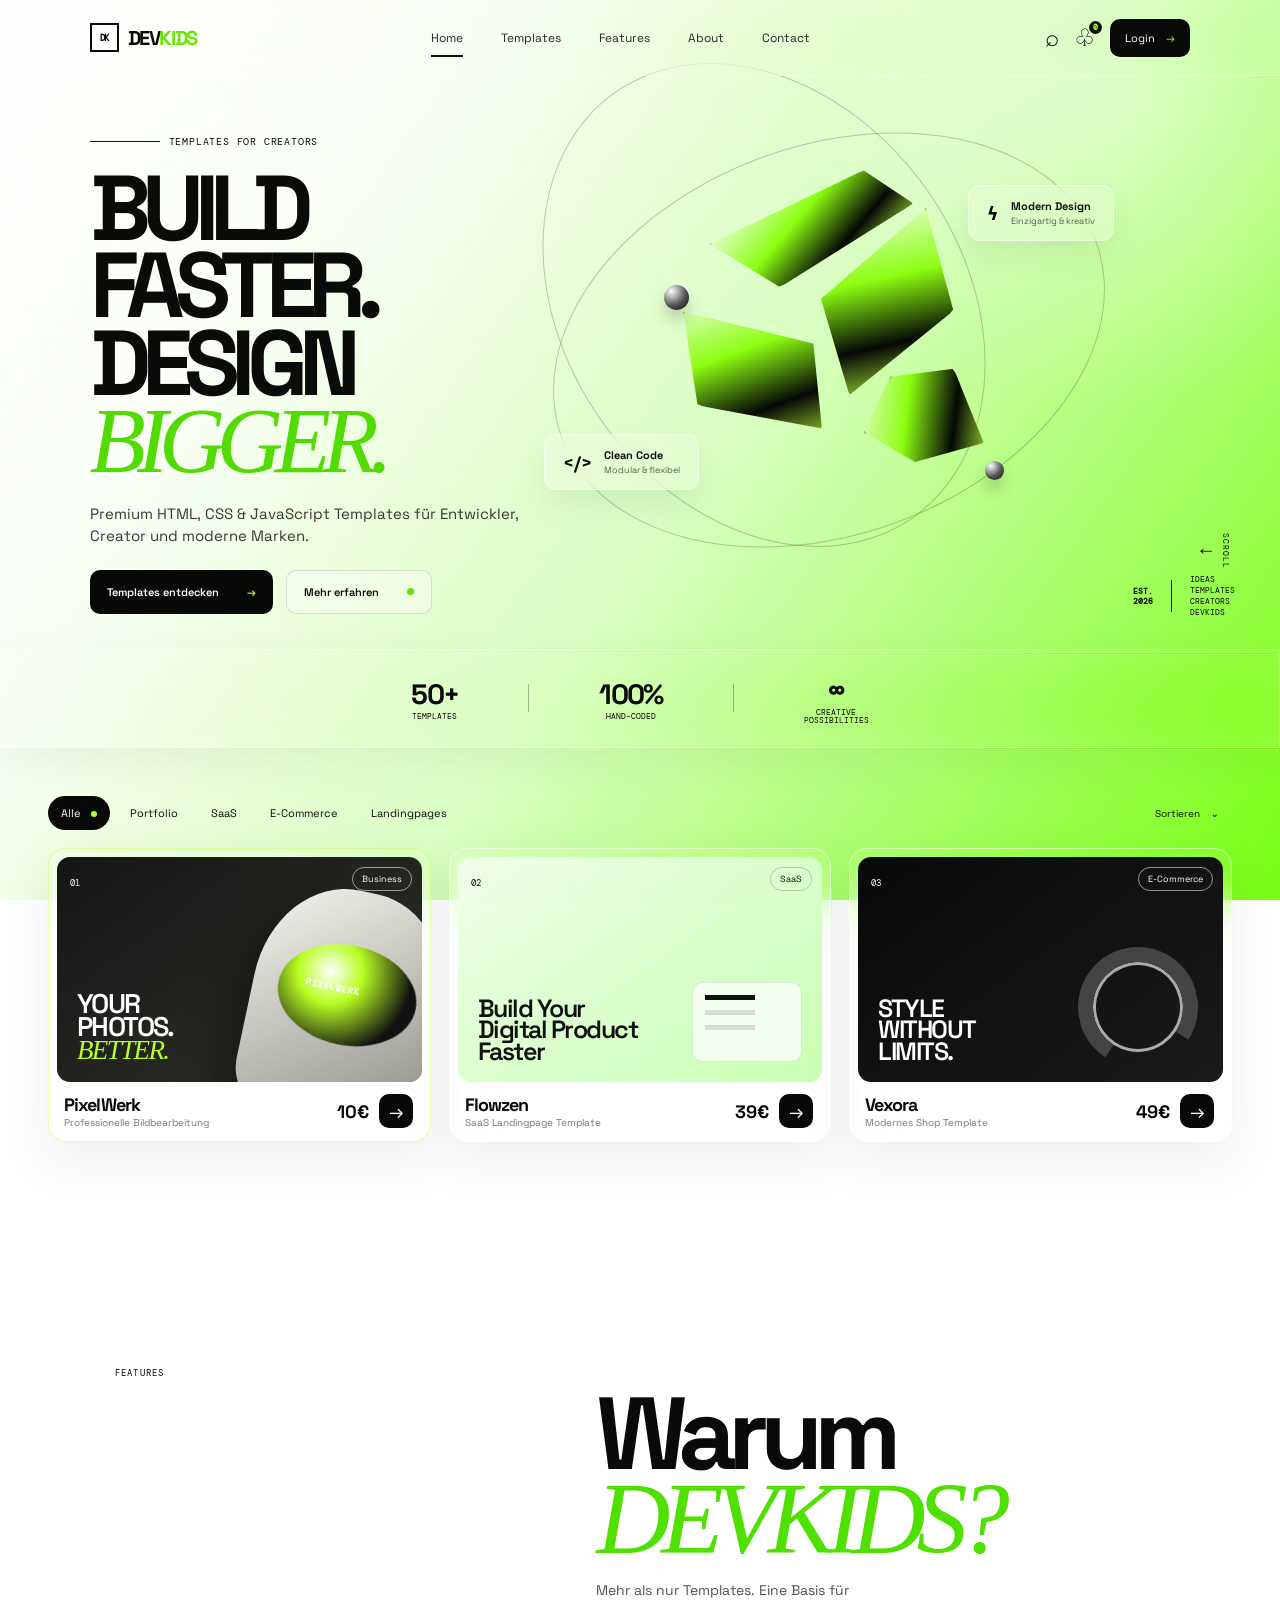
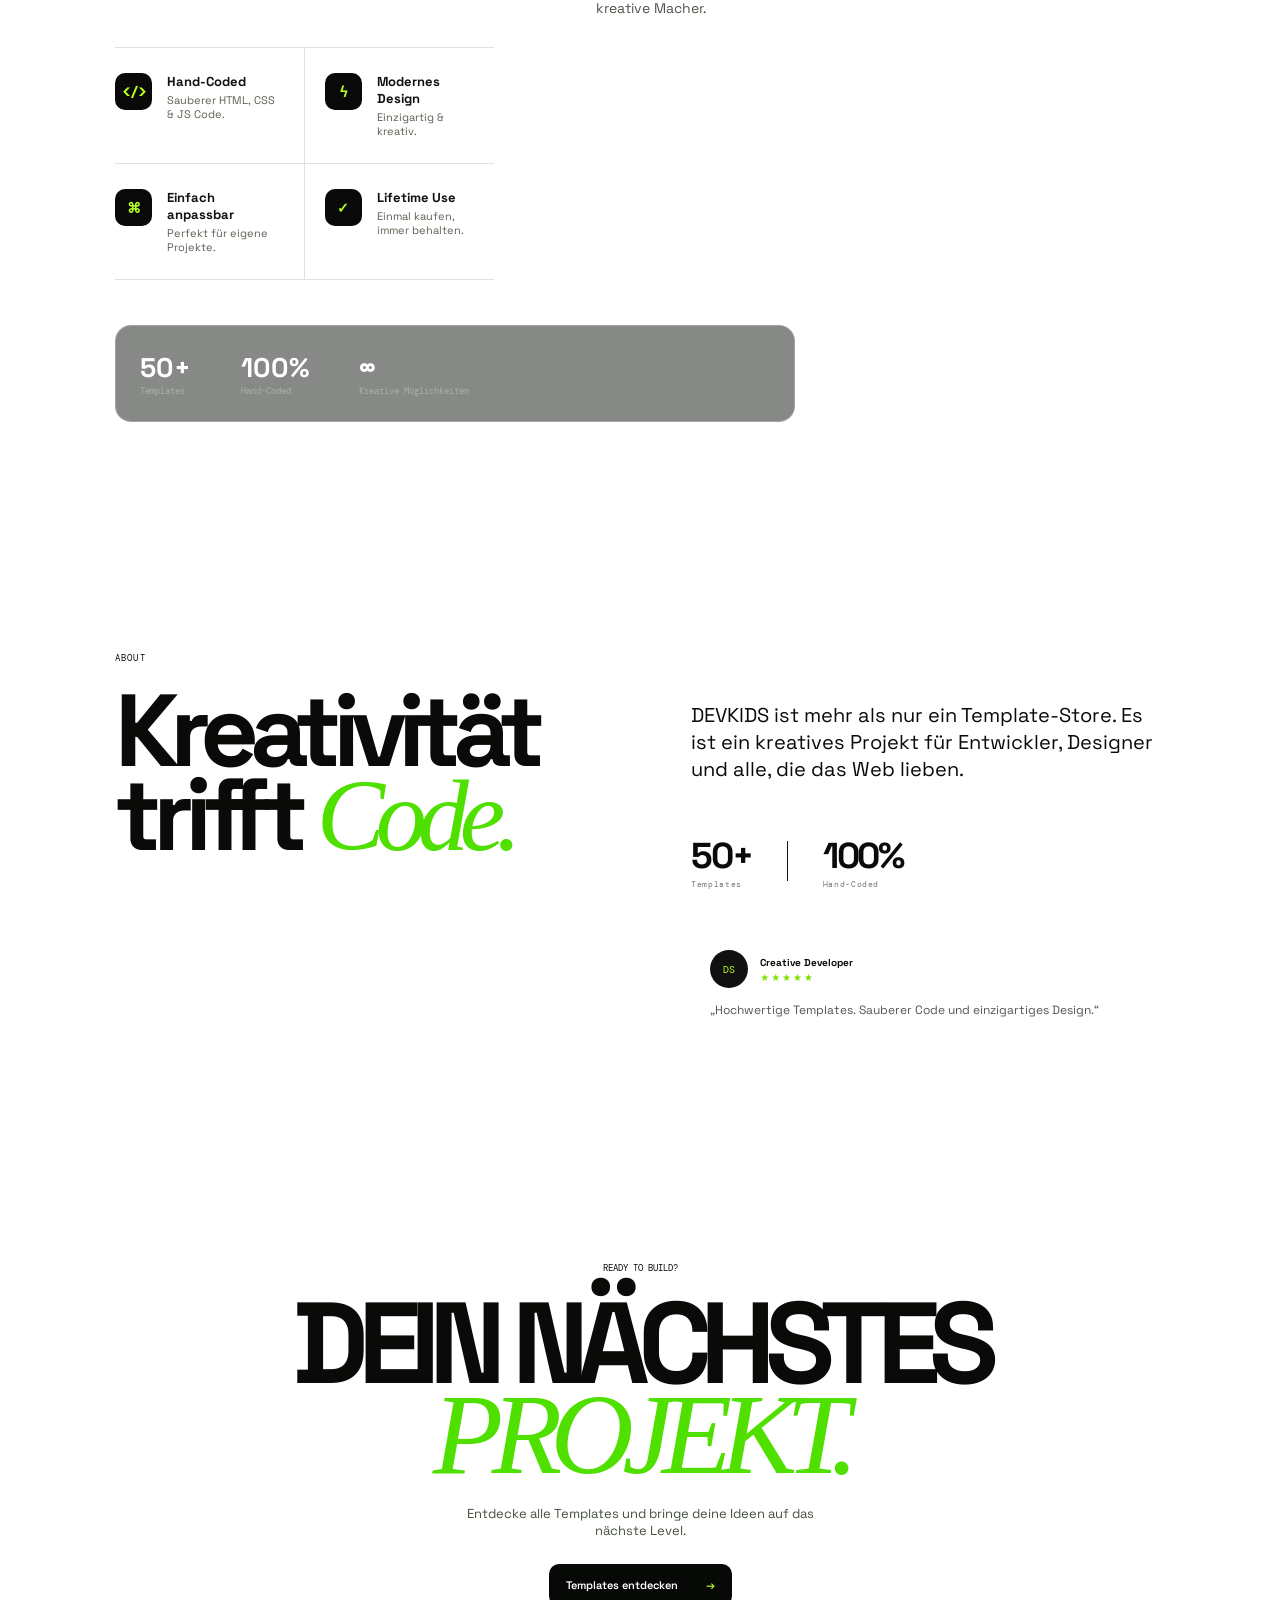
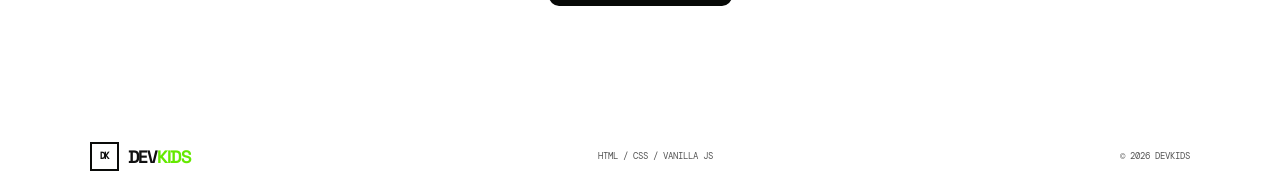
<file: index.html>
<!doctype html>
<html lang="de">
<head>
  <meta charset="utf-8">
  <meta name="viewport" content="width=device-width,initial-scale=1,viewport-fit=cover">
  <meta name="description" content="DEVKIDS — Premium HTML, CSS & JavaScript Templates für moderne Webprojekte.">
  <meta name="theme-color" content="#dfffc4">
  <title>DEVKIDS — Templates for Creators</title>
  <link rel="stylesheet" href="style.css?v=20261006-5">
</head>
<body>
  <header class="site-header">
    <a class="logo" href="#top" aria-label="DEVKIDS">
      <span class="logo-symbol">DK</span><span>DEV<span>KIDS</span></span>
    </a>
    <nav class="desktop-nav" aria-label="Hauptnavigation">
      <a class="active" href="#top">Home</a><a href="#templates">Templates</a><a href="#features">Features</a><a href="#about">About</a><a href="#contact">Contact</a>
    </nav>
    <div class="header-actions">
      <button class="icon-button" aria-label="Suche">⌕</button>
      <button class="cart-button" aria-label="Warenkorb">♧<b>0</b></button>
      <button class="login-button">Login <span>→</span></button>
      <button class="menu-button" aria-label="Menü öffnen" aria-expanded="false"><i></i><i></i></button>
    </div>
  </header>

  <div class="mobile-menu" aria-hidden="true">
    <div class="mobile-menu-top"><span>MENU / 01</span><button class="menu-close" aria-label="Menü schließen">×</button></div>
    <nav><a href="#top">Home <small>01</small></a><a href="#templates">Templates <small>02</small></a><a href="#features">Features <small>03</small></a><a href="#about">About <small>04</small></a><a href="#contact">Contact <small>05</small></a></nav>
    <div class="mobile-menu-foot"><span>HTML / CSS / VANILLA JS</span><span>DEVKIDS™</span></div>
  </div>

  <main id="top">
    <section class="hero">
      <div class="hero-content">
        <div class="eyebrow"><span></span>TEMPLATES FOR CREATORS</div>
        <h1>BUILD<br>FASTER.<br>DESIGN<br><em>BIGGER.</em></h1>
        <p>Premium HTML, CSS & JavaScript Templates für Entwickler, Creator und moderne Marken.</p>
        <div class="hero-actions"><a class="button dark" href="#templates">Templates entdecken <span>→</span></a><a class="button ghost" href="#features">Mehr erfahren <i></i></a></div>
      </div>

      <div class="hero-art" aria-hidden="true">
        <div class="art-orbit orbit-a"></div><div class="art-orbit orbit-b"></div>
        <div class="shape shape-a"></div><div class="shape shape-b"></div><div class="shape shape-c"></div><div class="shape shape-d"></div>
        <div class="art-ball ball-a"></div><div class="art-ball ball-b"></div>
        <div class="art-note note-one"><b>ϟ</b><span><strong>Modern Design</strong>Einzigartig & kreativ</span></div>
        <div class="art-note note-two"><b>&lt;/&gt;</b><span><strong>Clean Code</strong>Modular & flexibel</span></div>
      </div>

      <div class="hero-scroll">SCROLL <span>↓</span></div>
      <div class="hero-est"><strong>EST.<br>2026</strong><i></i><span>IDEAS<br>TEMPLATES<br>CREATORS<br>DEVKIDS</span></div>
    </section>

    <section class="stats-bar">
      <div><strong>50+</strong><span>TEMPLATES</span></div><i></i><div><strong>100%</strong><span>HAND-CODED</span></div><i></i><div><strong>∞</strong><span>CREATIVE<br>POSSIBILITIES</span></div>
    </section>

    <section id="templates" class="templates">
      <div class="templates-head">
        <div class="filters"><button class="filter active" data-filter="all">Alle <b></b></button><button class="filter" data-filter="portfolio">Portfolio</button><button class="filter" data-filter="saas">SaaS</button><button class="filter" data-filter="shop">E-Commerce</button><button class="filter" data-filter="landing">Landingpages</button></div>
        <button class="sort">Sortieren <span>⌄</span></button>
      </div>
      <div class="template-grid">
        <article class="product-card pixelwerk-card" data-category="landing">
          <div class="product-preview preview-pixelwerk"><span class="number">01</span><span class="pill">Business</span><div class="preview-copy">YOUR<br>PHOTOS.<br><em>BETTER.</em></div><div class="preview-photo"></div></div>
          <div class="product-meta"><div><h3>PixelWerk</h3><p>Professionelle Bildbearbeitung</p></div><strong>10€</strong><a href="templates/pixelwerk/detail.html" aria-label="Mehr über PixelWerk erfahren">→</a></div>
        </article>
        <article class="product-card" data-category="saas">
          <div class="product-preview preview-light"><span class="number">02</span><span class="pill">SaaS</span><div class="preview-copy">Build Your<br>Digital Product<br>Faster</div><div class="mini-ui"></div></div>
          <div class="product-meta"><div><h3>Flowzen</h3><p>SaaS Landingpage Template</p></div><strong>39€</strong><a href="#" aria-label="Flowzen ansehen">→</a></div>
        </article>
        <article class="product-card" data-category="shop">
          <div class="product-preview preview-black"><span class="number">03</span><span class="pill">E-Commerce</span><div class="preview-copy">STYLE<br>WITHOUT<br>LIMITS.</div><div class="headphone"></div></div>
          <div class="product-meta"><div><h3>Vexora</h3><p>Modernes Shop Template</p></div><strong>49€</strong><a href="#" aria-label="Vexora ansehen">→</a></div>
        </article>
      </div>
    </section>

    <section id="features" class="features section">
      <div class="section-label">FEATURES</div>
      <div class="feature-copy"><h2>Warum<br><em>DEVKIDS?</em></h2><p>Mehr als nur Templates. Eine Basis für kreative Macher.</p></div>
      <div class="feature-list">
        <div><b>&lt;/&gt;</b><span><strong>Hand-Coded</strong>Sauberer HTML, CSS & JS Code.</span></div>
        <div><b>ϟ</b><span><strong>Modernes Design</strong>Einzigartig & kreativ.</span></div>
        <div><b>⌘</b><span><strong>Einfach anpassbar</strong>Perfekt für eigene Projekte.</span></div>
        <div><b>✓</b><span><strong>Lifetime Use</strong>Einmal kaufen, immer behalten.</span></div>
      </div>
      <div class="feature-stats"><div><strong>50+</strong><span>Templates</span></div><div><strong>100%</strong><span>Hand-Coded</span></div><div><strong>∞</strong><span>Kreative Möglichkeiten</span></div></div>
    </section>

    <section id="about" class="about section">
      <div><div class="section-label">ABOUT</div><h2>Kreativität<br>trifft <em>Code.</em></h2></div>
      <div class="about-copy"><p>DEVKIDS ist mehr als nur ein Template-Store. Es ist ein kreatives Projekt für Entwickler, Designer und alle, die das Web lieben.</p><div class="about-stats"><strong>50+<small>Templates</small></strong><i></i><strong>100%<small>Hand-Coded</small></strong></div><div class="quote"><span class="avatar">DS</span><div><b>Creative Developer</b><span>★★★★★</span></div><p>„Hochwertige Templates. Sauberer Code und einzigartiges Design.“</p></div></div>
    </section>

    <section id="contact" class="cta">
      <div class="cta-label">READY TO BUILD?</div><h2>DEIN NÄCHSTES<br><em>PROJEKT.</em></h2><p>Entdecke alle Templates und bringe deine Ideen auf das nächste Level.</p><a class="button dark" href="#templates">Templates entdecken <span>→</span></a>
    </section>
  </main>

  <footer><a class="logo" href="#top"><span class="logo-symbol">DK</span><span>DEV<span>KIDS</span></span></a><span>HTML / CSS / VANILLA JS</span><span>© 2026 DEVKIDS</span></footer>
  <script src="script.js?v=20261006-5"></script>
</body>
</html>
</file>
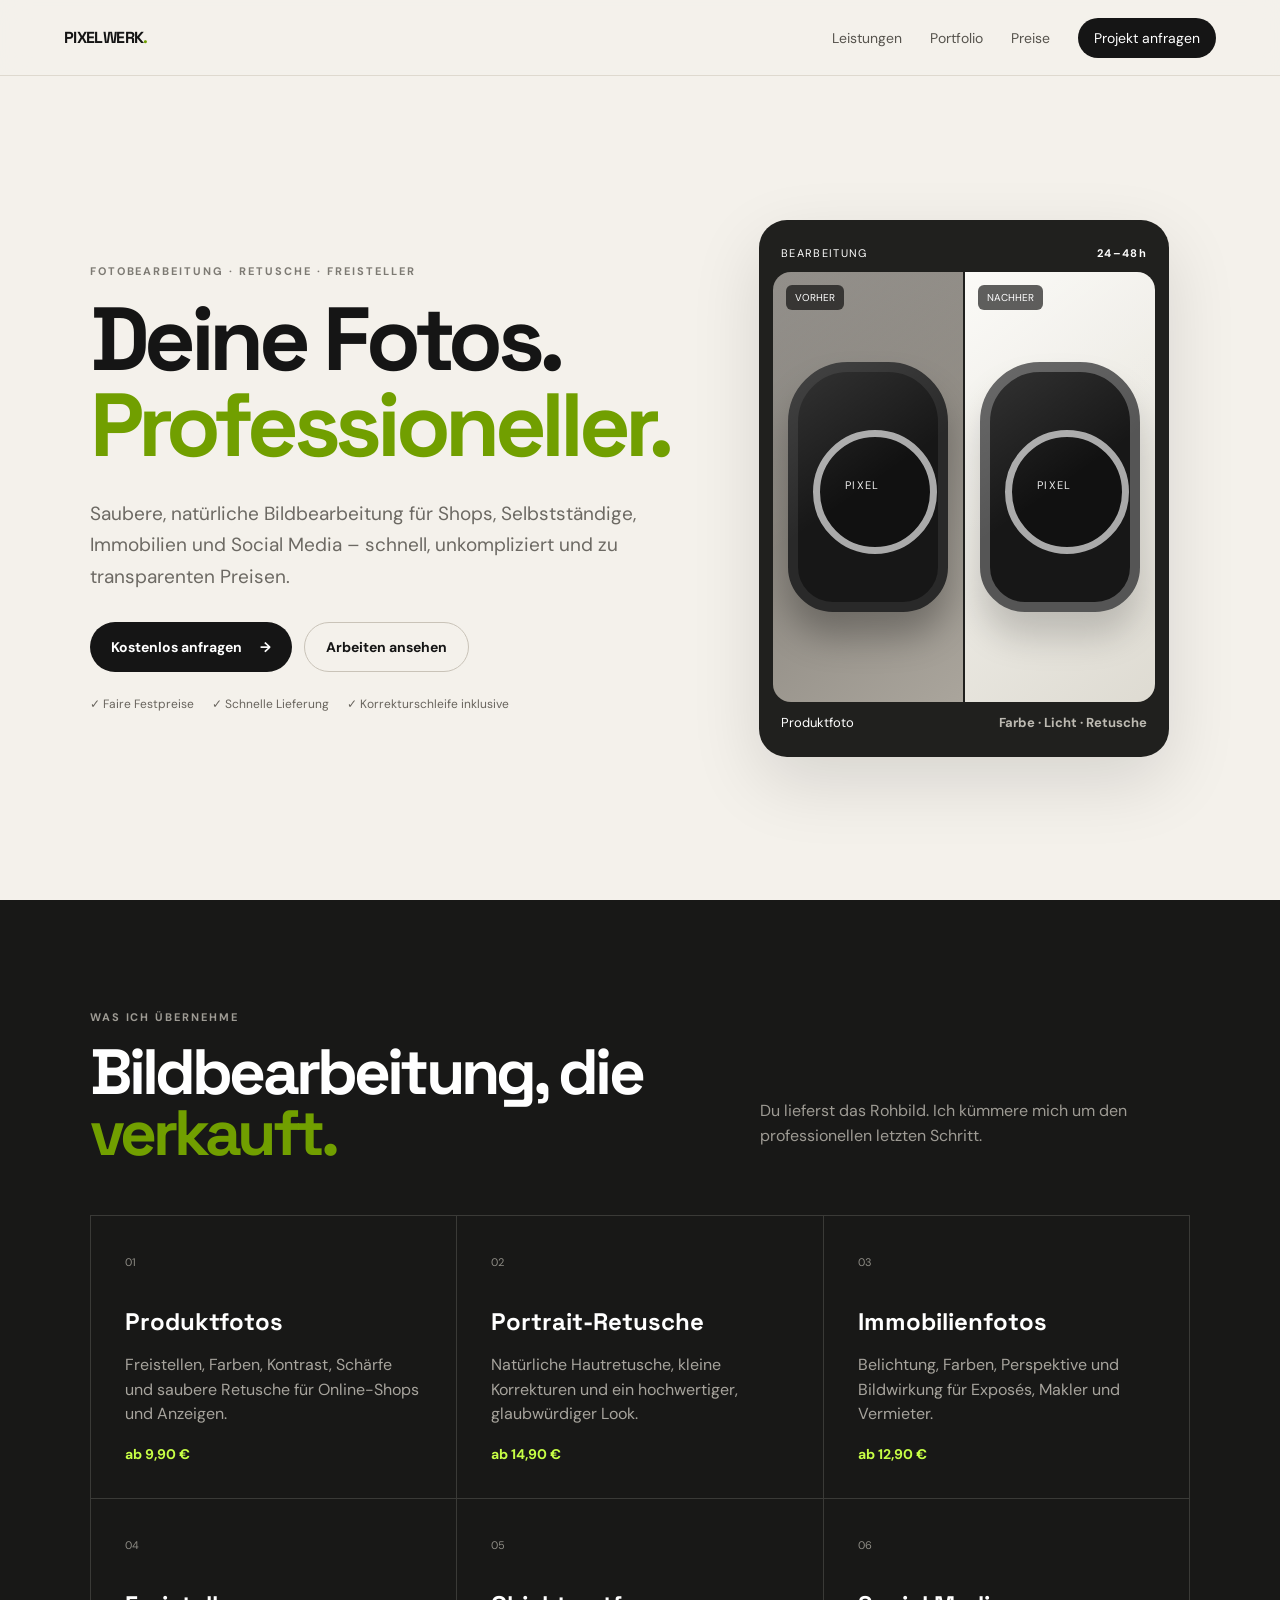
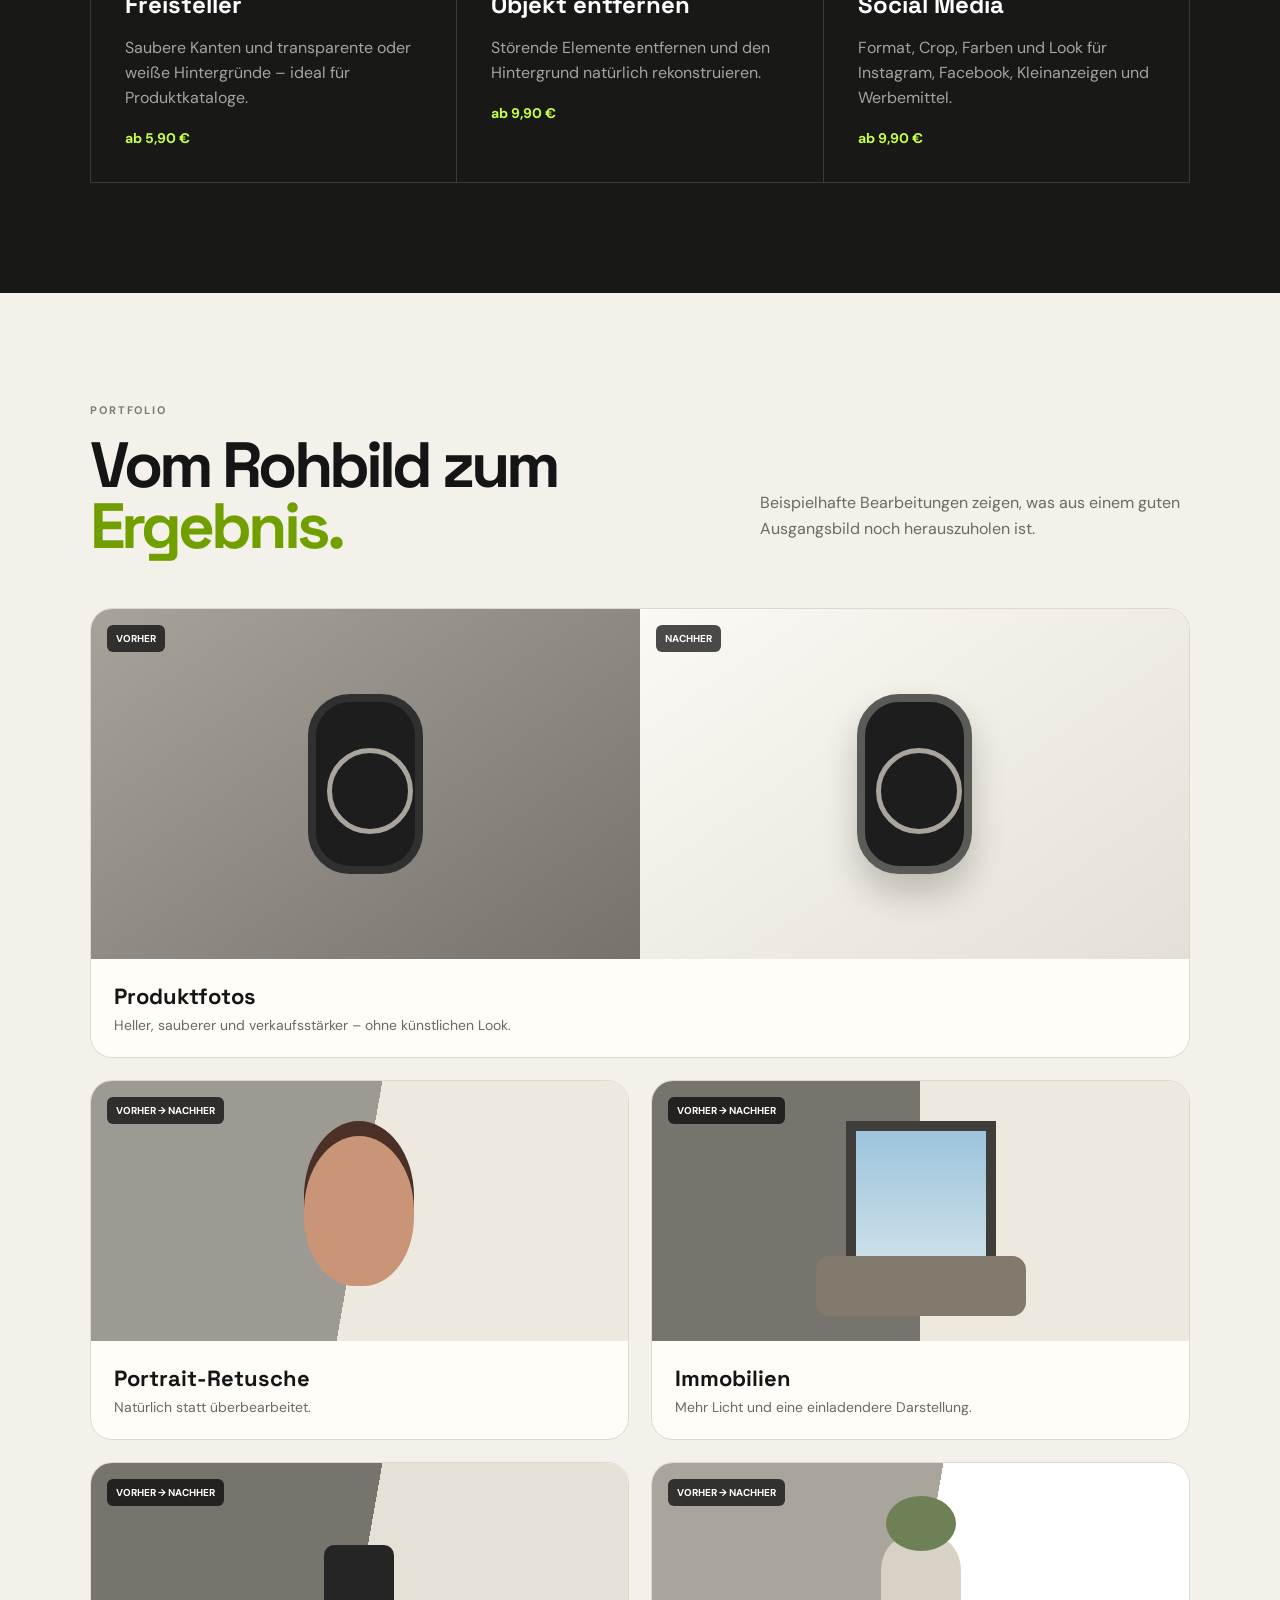
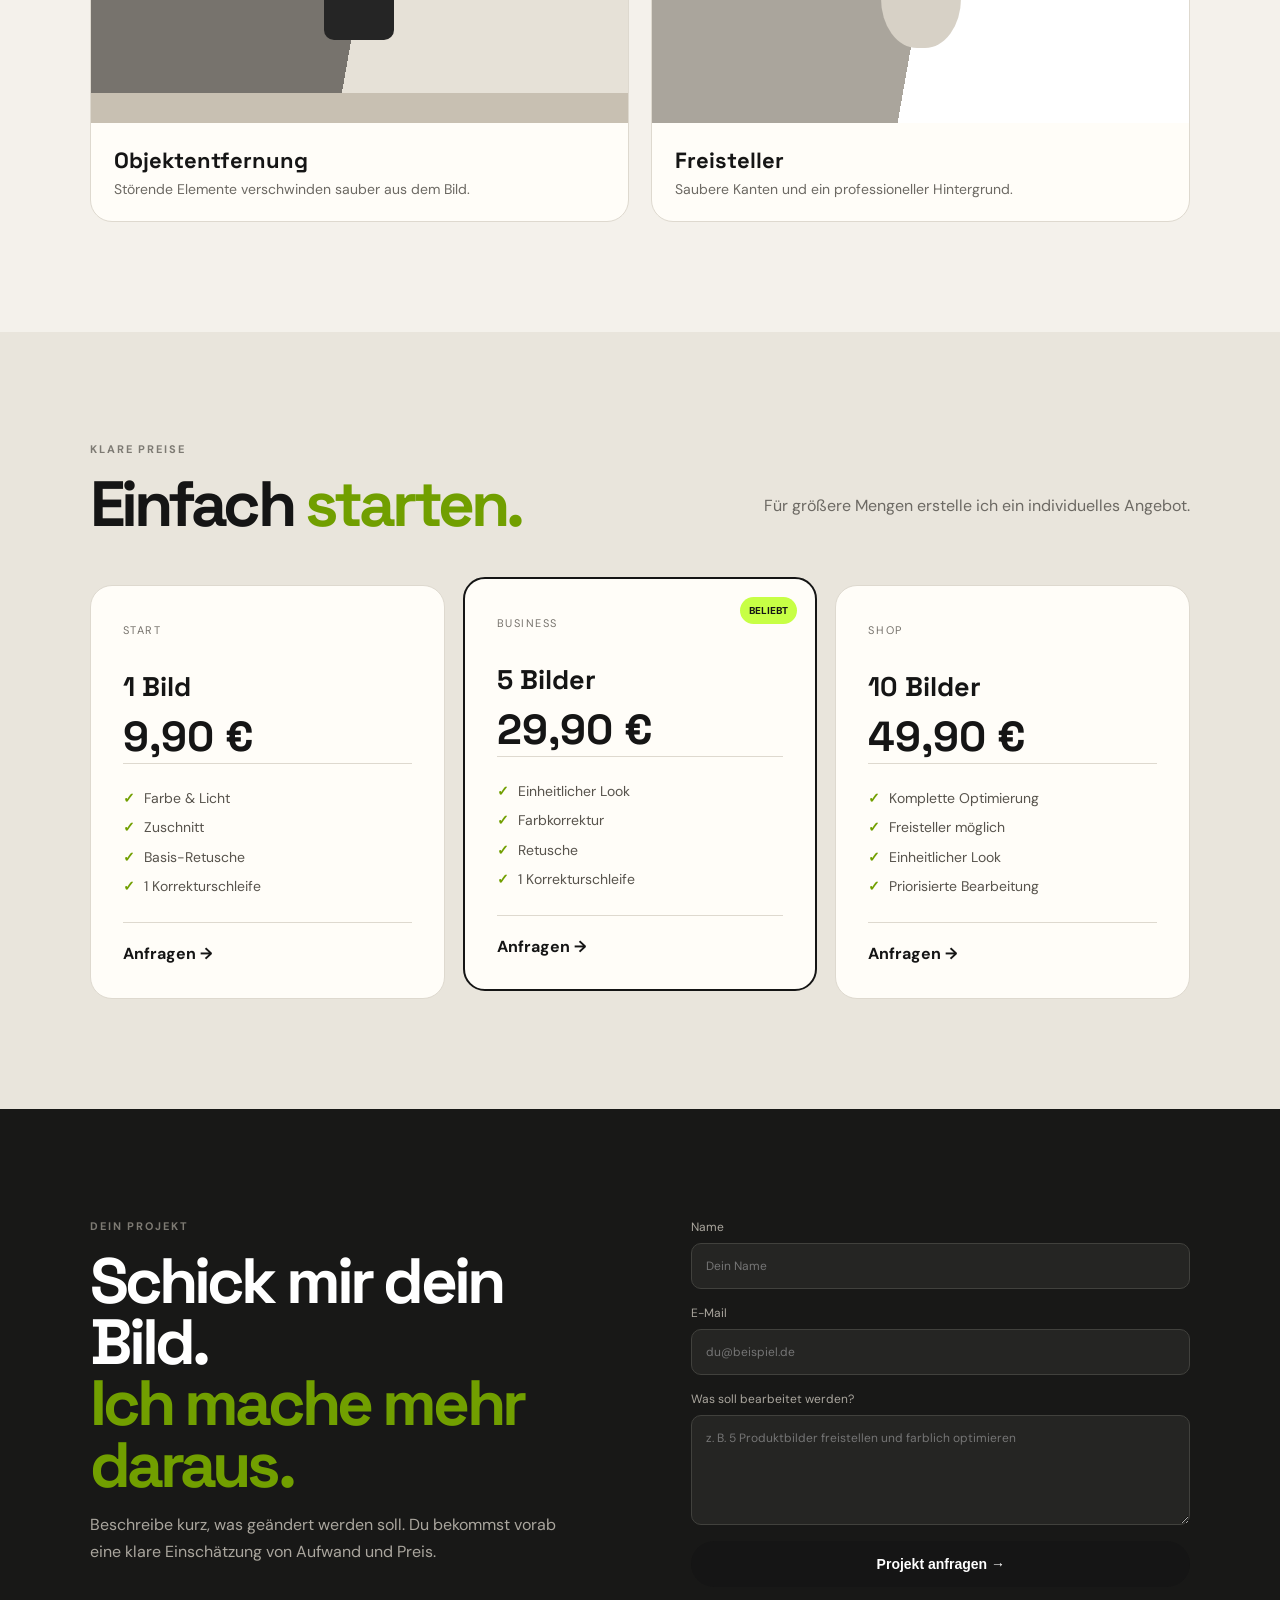
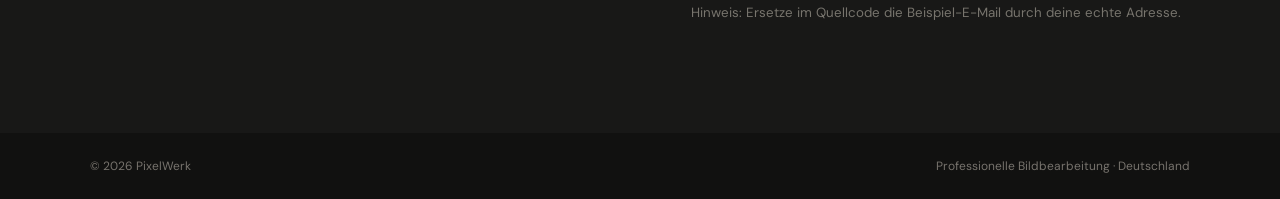
<file: templates/pixelwerk/index.html>
<!doctype html>
<html lang="de">
<head>
<meta charset="UTF-8"><meta name="viewport" content="width=device-width, initial-scale=1.0">
<meta name="description" content="Professionelle Bildbearbeitung für Produktfotos, Portraits, Immobilien und Social Media. Schnelle Lieferung, transparente Preise.">
<title>PixelWerk – Professionelle Bildbearbeitung</title>
<link rel="stylesheet" href="styles.css">
</head>
<body>
<header class="nav"><a class="brand" href="#top">PIXELWERK<span>.</span></a><nav><a href="#leistungen">Leistungen</a><a href="#portfolio">Portfolio</a><a href="#preise">Preise</a><a class="nav-cta" href="#kontakt">Projekt anfragen</a></nav></header>
<main id="top">
<section class="hero section"><div class="hero-copy"><div class="eyebrow">FOTOBEARBEITUNG · RETUSCHE · FREISTELLER</div><h1>Deine Fotos.<br><em>Professioneller.</em></h1><p class="lead">Saubere, natürliche Bildbearbeitung für Shops, Selbstständige, Immobilien und Social Media – schnell, unkompliziert und zu transparenten Preisen.</p><div class="actions"><a class="button primary" href="#kontakt">Kostenlos anfragen <span>→</span></a><a class="button ghost" href="#portfolio">Arbeiten ansehen</a></div><div class="trust"><span>✓ Faire Festpreise</span><span>✓ Schnelle Lieferung</span><span>✓ Korrekturschleife inklusive</span></div></div>
<div class="hero-card"><div class="hero-card-top"><span>BEARBEITUNG</span><strong>24–48h</strong></div><div class="before-after"><div class="visual before"><div class="mock-product watch"></div><small>VORHER</small></div><div class="visual after"><div class="mock-product watch polished"></div><small>NACHHER</small></div></div><div class="hero-card-bottom"><span>Produktfoto</span><b>Farbe · Licht · Retusche</b></div></div></section>
<section id="leistungen" class="section dark"><div class="section-head"><div><div class="eyebrow">WAS ICH ÜBERNEHME</div><h2>Bildbearbeitung, die <em>verkauft.</em></h2></div><p>Du lieferst das Rohbild. Ich kümmere mich um den professionellen letzten Schritt.</p></div><div class="service-grid">
<article><span class="num">01</span><h3>Produktfotos</h3><p>Freistellen, Farben, Kontrast, Schärfe und saubere Retusche für Online-Shops und Anzeigen.</p><b>ab 9,90 €</b></article>
<article><span class="num">02</span><h3>Portrait-Retusche</h3><p>Natürliche Hautretusche, kleine Korrekturen und ein hochwertiger, glaubwürdiger Look.</p><b>ab 14,90 €</b></article>
<article><span class="num">03</span><h3>Immobilienfotos</h3><p>Belichtung, Farben, Perspektive und Bildwirkung für Exposés, Makler und Vermieter.</p><b>ab 12,90 €</b></article>
<article><span class="num">04</span><h3>Freisteller</h3><p>Saubere Kanten und transparente oder weiße Hintergründe – ideal für Produktkataloge.</p><b>ab 5,90 €</b></article>
<article><span class="num">05</span><h3>Objekt entfernen</h3><p>Störende Elemente entfernen und den Hintergrund natürlich rekonstruieren.</p><b>ab 9,90 €</b></article>
<article><span class="num">06</span><h3>Social Media</h3><p>Format, Crop, Farben und Look für Instagram, Facebook, Kleinanzeigen und Werbemittel.</p><b>ab 9,90 €</b></article>
</div></section>
<section id="portfolio" class="section"><div class="section-head"><div><div class="eyebrow">PORTFOLIO</div><h2>Vom Rohbild zum <em>Ergebnis.</em></h2></div><p>Beispielhafte Bearbeitungen zeigen, was aus einem guten Ausgangsbild noch herauszuholen ist.</p></div><div class="portfolio-grid">
<div class="portfolio-card wide"><div class="comparison product-scene"><div class="pane before-pane"><span>VORHER</span><div class="watch-icon"></div></div><div class="pane after-pane"><span>NACHHER</span><div class="watch-icon clean"></div></div></div><div class="pcopy"><h3>Produktfotos</h3><p>Heller, sauberer und verkaufsstärker – ohne künstlichen Look.</p></div></div>
<div class="portfolio-card"><div class="portrait"><div class="face"></div><span>VORHER → NACHHER</span></div><div class="pcopy"><h3>Portrait-Retusche</h3><p>Natürlich statt überbearbeitet.</p></div></div>
<div class="portfolio-card"><div class="room"><div class="window"></div><div class="sofa"></div><span>VORHER → NACHHER</span></div><div class="pcopy"><h3>Immobilien</h3><p>Mehr Licht und eine einladendere Darstellung.</p></div></div>
<div class="portfolio-card"><div class="street"><div class="bin"></div><span>VORHER → NACHHER</span></div><div class="pcopy"><h3>Objektentfernung</h3><p>Störende Elemente verschwinden sauber aus dem Bild.</p></div></div>
<div class="portfolio-card"><div class="cutout"><div class="vase"></div><span>VORHER → NACHHER</span></div><div class="pcopy"><h3>Freisteller</h3><p>Saubere Kanten und ein professioneller Hintergrund.</p></div></div>
</div></section>
<section id="preise" class="section pricing"><div class="section-head"><div><div class="eyebrow">KLARE PREISE</div><h2>Einfach <em>starten.</em></h2></div><p>Für größere Mengen erstelle ich ein individuelles Angebot.</p></div><div class="price-grid">
<article class="price"><span>START</span><h3>1 Bild</h3><strong>9,90 €</strong><ul><li>Farbe & Licht</li><li>Zuschnitt</li><li>Basis-Retusche</li><li>1 Korrekturschleife</li></ul><a href="#kontakt">Anfragen →</a></article>
<article class="price featured"><div class="badge">BELIEBT</div><span>BUSINESS</span><h3>5 Bilder</h3><strong>29,90 €</strong><ul><li>Einheitlicher Look</li><li>Farbkorrektur</li><li>Retusche</li><li>1 Korrekturschleife</li></ul><a href="#kontakt">Anfragen →</a></article>
<article class="price"><span>SHOP</span><h3>10 Bilder</h3><strong>49,90 €</strong><ul><li>Komplette Optimierung</li><li>Freisteller möglich</li><li>Einheitlicher Look</li><li>Priorisierte Bearbeitung</li></ul><a href="#kontakt">Anfragen →</a></article>
</div></section>
<section id="kontakt" class="section contact"><div class="contact-box"><div><div class="eyebrow">DEIN PROJEKT</div><h2>Schick mir dein Bild.<br><em>Ich mache mehr daraus.</em></h2><p>Beschreibe kurz, was geändert werden soll. Du bekommst vorab eine klare Einschätzung von Aufwand und Preis.</p></div><form action="mailto:DEINE-EMAIL@BEISPIEL.DE" method="post" enctype="text/plain"><label>Name<input name="name" placeholder="Dein Name" required></label><label>E-Mail<input type="email" name="email" placeholder="du@beispiel.de" required></label><label>Was soll bearbeitet werden?<textarea name="message" rows="5" placeholder="z. B. 5 Produktbilder freistellen und farblich optimieren"></textarea></label><button class="button primary" type="submit">Projekt anfragen →</button><small>Hinweis: Ersetze im Quellcode die Beispiel-E-Mail durch deine echte Adresse.</small></form></div></section>
</main>
<footer><span>© 2026 PixelWerk</span><span>Professionelle Bildbearbeitung · Deutschland</span></footer>
</body></html>
</file>
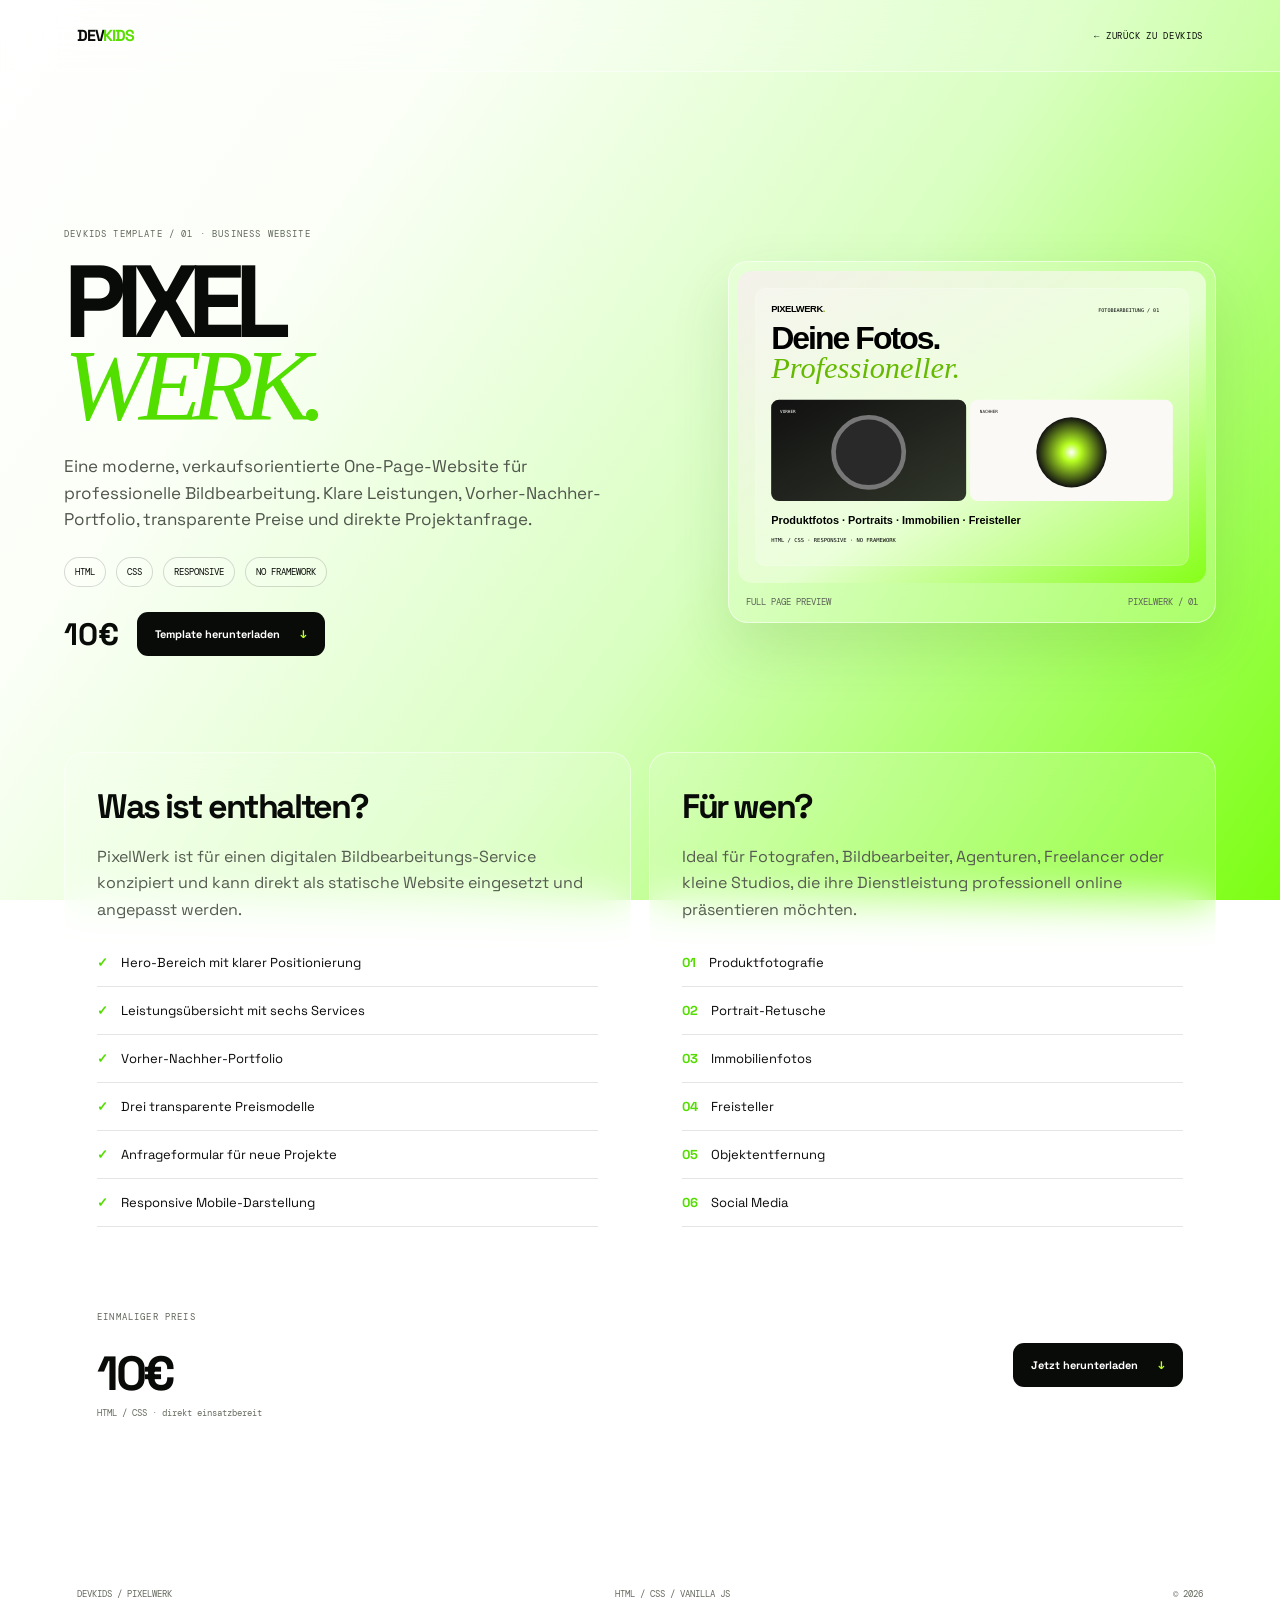
<file: templates/pixelwerk/detail.html>
<!doctype html>
<html lang="de">
<head>
<meta charset="utf-8"><meta name="viewport" content="width=device-width,initial-scale=1">
<meta name="description" content="PixelWerk – professionelles Bildbearbeitungs-Template.">
<title>PixelWerk — DEVKIDS Template</title>
<style>
@import url('https://fonts.googleapis.com/css2?family=DM+Mono:wght@400;500&family=Space+Grotesk:wght@500;600;700&display=swap');
:root{--green:#b8ff22;--ink:#090b08;--muted:#666b61;--line:rgba(255,255,255,.48)}*{box-sizing:border-box}html{scroll-behavior:smooth}body{margin:0;color:var(--ink);font-family:"Space Grotesk",sans-serif;background:linear-gradient(125deg,#fff 0%,#fbfff7 25%,#d9ffc1 57%,#7cff12 100%);background-attachment:fixed}a{color:inherit;text-decoration:none}.nav{position:sticky;top:0;z-index:10;height:72px;padding:0 6vw;display:flex;align-items:center;justify-content:space-between;background:rgba(255,255,255,.16);border-bottom:1px solid var(--line);backdrop-filter:blur(24px)}.brand{font-weight:700;letter-spacing:-.07em}.brand span{color:#59df00}.back{font:9px "DM Mono",monospace;letter-spacing:.08em}.wrap{max-width:1280px;margin:auto;padding:60px 5vw 110px}.hero{display:grid;grid-template-columns:1fr .85fr;gap:7vw;align-items:center;min-height:620px}.eyebrow{font:9px "DM Mono",monospace;letter-spacing:.13em;color:#61675b;margin-bottom:20px}.hero h1{font-size:clamp(62px,8vw,116px);line-height:.82;letter-spacing:-.1em;margin:0}.hero h1 em{font-family:Georgia,serif;font-weight:400;color:#52df00}.lead{font-size:17px;line-height:1.55;color:#4f554b;max-width:550px;margin:25px 0}.meta{display:flex;gap:10px;flex-wrap:wrap;margin:25px 0}.tag{font:9px "DM Mono",monospace;border:1px solid rgba(0,0,0,.15);padding:8px 10px;border-radius:100px;background:rgba(255,255,255,.18)}.buy{display:flex;align-items:center;gap:18px;flex-wrap:wrap}.button{display:inline-flex;align-items:center;justify-content:center;gap:20px;padding:15px 18px;border-radius:11px;font-size:11px;font-weight:700}.primary{background:var(--ink);color:white}.primary span{color:var(--green)}.price{font-size:31px}.preview-shell{padding:9px;border-radius:20px;background:rgba(255,255,255,.17);border:1px solid rgba(255,255,255,.55);box-shadow:0 25px 60px rgba(30,70,10,.12);backdrop-filter:blur(24px)}.preview-shell img{display:block;width:100%;border-radius:14px}.preview-caption{display:flex;justify-content:space-between;padding:13px 8px 5px;font:9px "DM Mono",monospace;color:#5d6358}.details{display:grid;grid-template-columns:1fr 1fr;gap:18px}.panel{padding:32px;border-radius:20px;border:1px solid rgba(255,255,255,.5);background:rgba(255,255,255,.16);backdrop-filter:blur(22px)}.panel h2{font-size:34px;letter-spacing:-.07em;margin:0 0 16px}.panel p{color:#555b50;line-height:1.65}.checklist{display:grid}.check{padding:15px 0;border-bottom:1px solid rgba(0,0,0,.1);display:flex;gap:13px;font-size:13px}.check b{color:#55dc00}.full{grid-column:1/-1}.price-panel{display:flex;align-items:center;justify-content:space-between;gap:25px}.price-panel strong{font-size:48px;letter-spacing:-.07em}.price-panel small{display:block;color:#666d61;font:9px "DM Mono",monospace;margin-top:3px}.footer{border-top:1px solid rgba(255,255,255,.45);padding:25px 6vw;display:flex;justify-content:space-between;font:9px "DM Mono",monospace;color:#656b60;background:rgba(255,255,255,.12);backdrop-filter:blur(20px)}@media(max-width:800px){.nav{padding:0 18px}.wrap{padding:35px 16px 70px}.hero{display:flex;flex-direction:column;align-items:stretch;min-height:auto;padding-top:35px}.hero h1{font-size:18vw}.lead{font-size:15px}.details{grid-template-columns:1fr}.full{grid-column:auto}.price-panel{align-items:flex-start;flex-direction:column}.footer{padding:20px 18px;display:block}.footer span{display:block;margin:5px 0}}
</style>
</head>
<body>
<header class="nav"><a class="brand" href="../../index.html">DEV<span>KIDS</span></a><a class="back" href="../../index.html">← ZURÜCK ZU DEVKIDS</a></header>
<main class="wrap">
<section class="hero">
<div><div class="eyebrow">DEVKIDS TEMPLATE / 01 · BUSINESS WEBSITE</div><h1>PIXEL<br><em>WERK.</em></h1><p class="lead">Eine moderne, verkaufsorientierte One-Page-Website für professionelle Bildbearbeitung. Klare Leistungen, Vorher-Nachher-Portfolio, transparente Preise und direkte Projektanfrage.</p><div class="meta"><span class="tag">HTML</span><span class="tag">CSS</span><span class="tag">RESPONSIVE</span><span class="tag">NO FRAMEWORK</span></div><div class="buy"><strong class="price">10€</strong><a class="button primary" href="pixelwerk.html" download="pixelwerk-template.html">Template herunterladen <span>↓</span></a></div></div>
<div class="preview-shell"><img src="preview.svg" alt="PixelWerk Template Vorschau"><div class="preview-caption"><span>FULL PAGE PREVIEW</span><span>PIXELWERK / 01</span></div></div>
</section>
<section class="details">
<div class="panel"><h2>Was ist enthalten?</h2><p>PixelWerk ist für einen digitalen Bildbearbeitungs-Service konzipiert und kann direkt als statische Website eingesetzt und angepasst werden.</p><div class="checklist"><div class="check"><b>✓</b> Hero-Bereich mit klarer Positionierung</div><div class="check"><b>✓</b> Leistungsübersicht mit sechs Services</div><div class="check"><b>✓</b> Vorher-Nachher-Portfolio</div><div class="check"><b>✓</b> Drei transparente Preismodelle</div><div class="check"><b>✓</b> Anfrageformular für neue Projekte</div><div class="check"><b>✓</b> Responsive Mobile-Darstellung</div></div></div>
<div class="panel"><h2>Für wen?</h2><p>Ideal für Fotografen, Bildbearbeiter, Agenturen, Freelancer oder kleine Studios, die ihre Dienstleistung professionell online präsentieren möchten.</p><div class="checklist"><div class="check"><b>01</b> Produktfotografie</div><div class="check"><b>02</b> Portrait-Retusche</div><div class="check"><b>03</b> Immobilienfotos</div><div class="check"><b>04</b> Freisteller</div><div class="check"><b>05</b> Objektentfernung</div><div class="check"><b>06</b> Social Media</div></div></div>
<div class="panel full price-panel"><div><div class="eyebrow">EINMALIGER PREIS</div><strong>10€</strong><small>HTML / CSS · direkt einsatzbereit</small></div><a class="button primary" href="pixelwerk.html" download="pixelwerk-template.html">Jetzt herunterladen <span>↓</span></a></div>
</section>
</main><footer class="footer"><span>DEVKIDS / PIXELWERK</span><span>HTML / CSS / VANILLA JS</span><span>© 2026</span></footer>
</body></html>
</file>
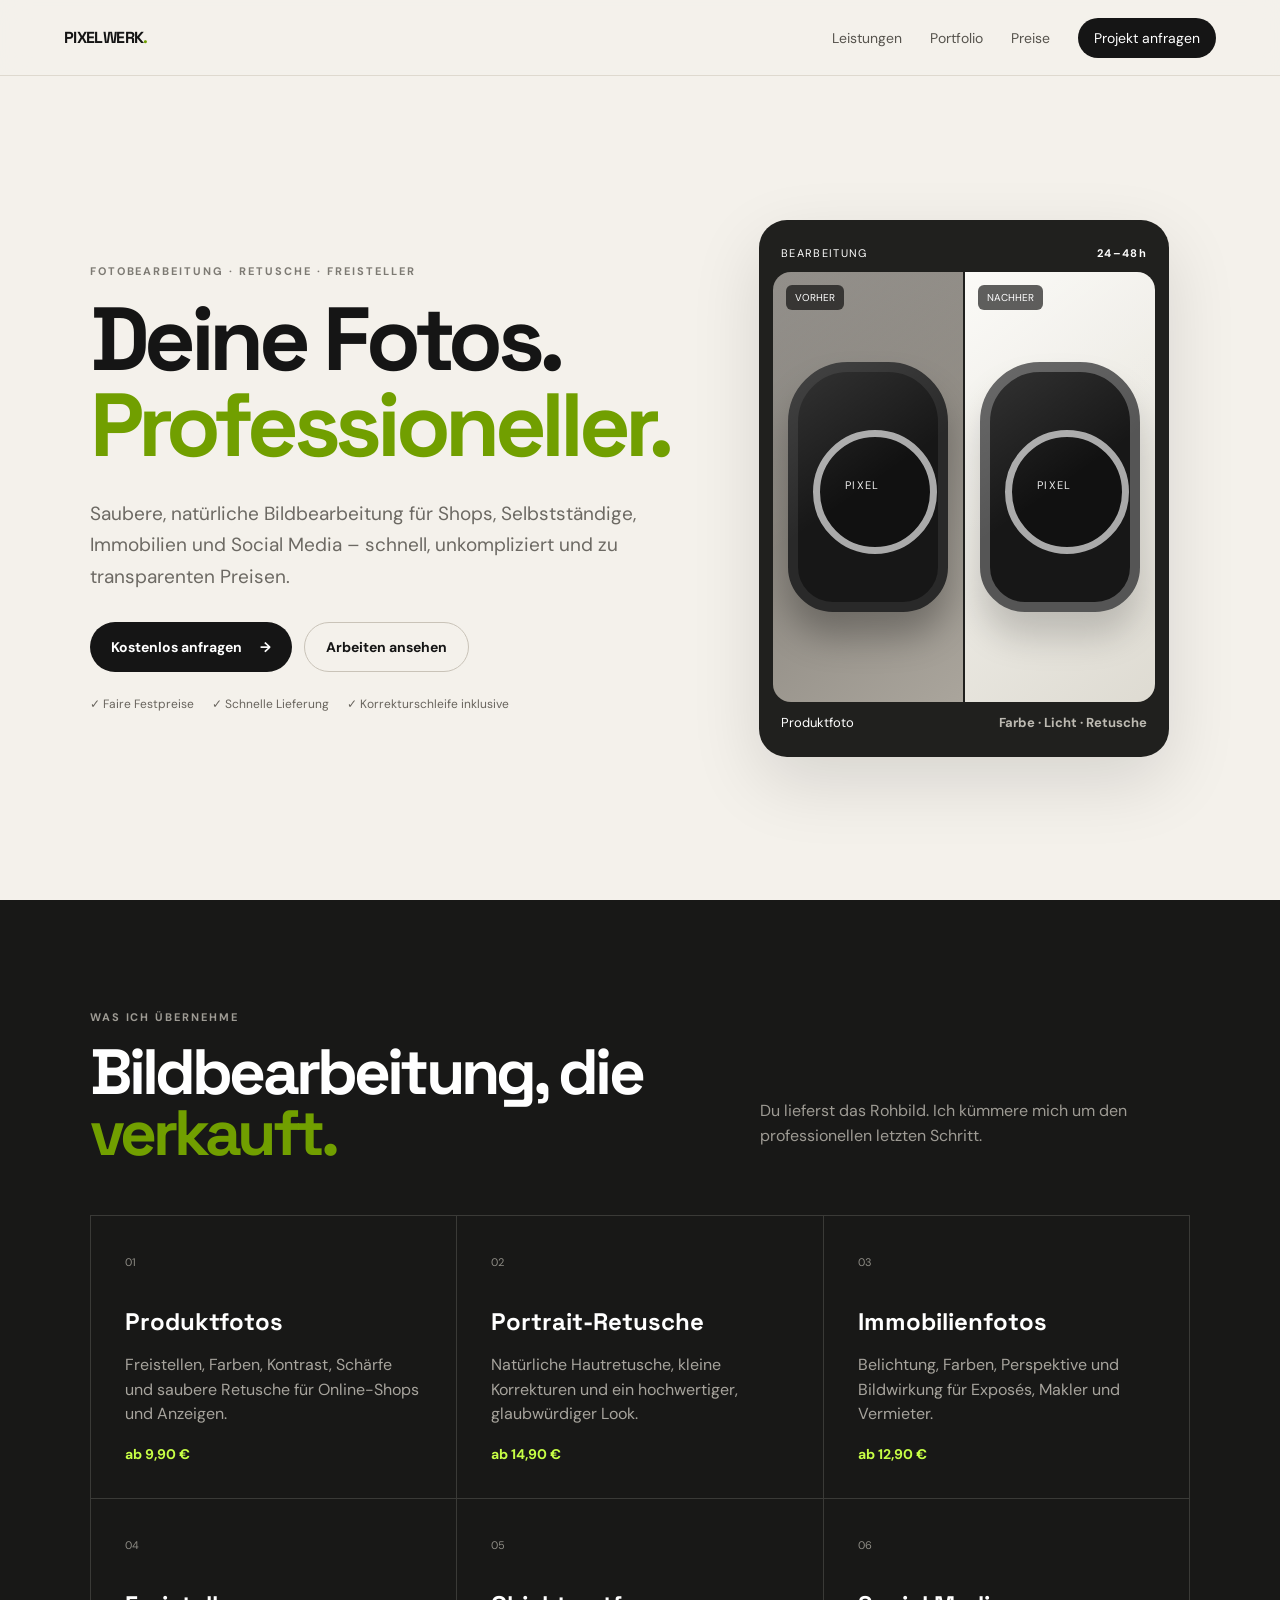
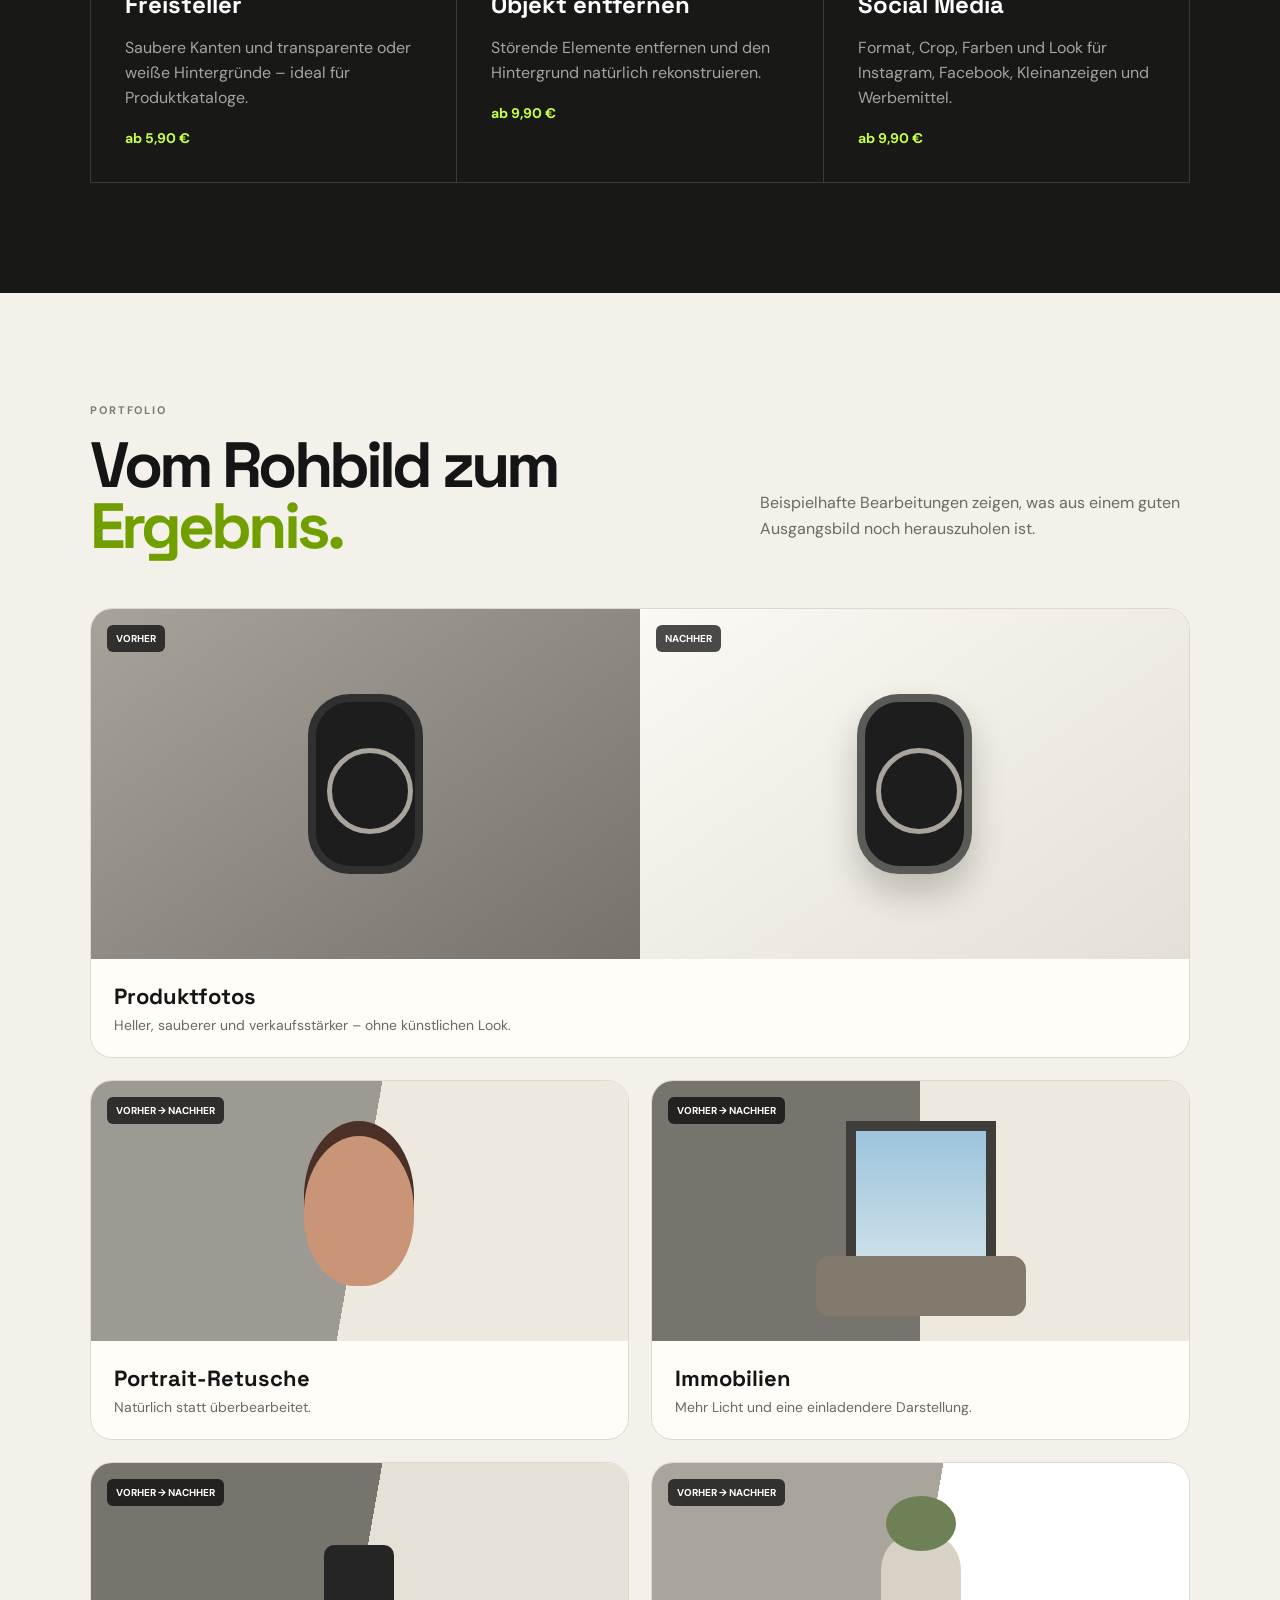
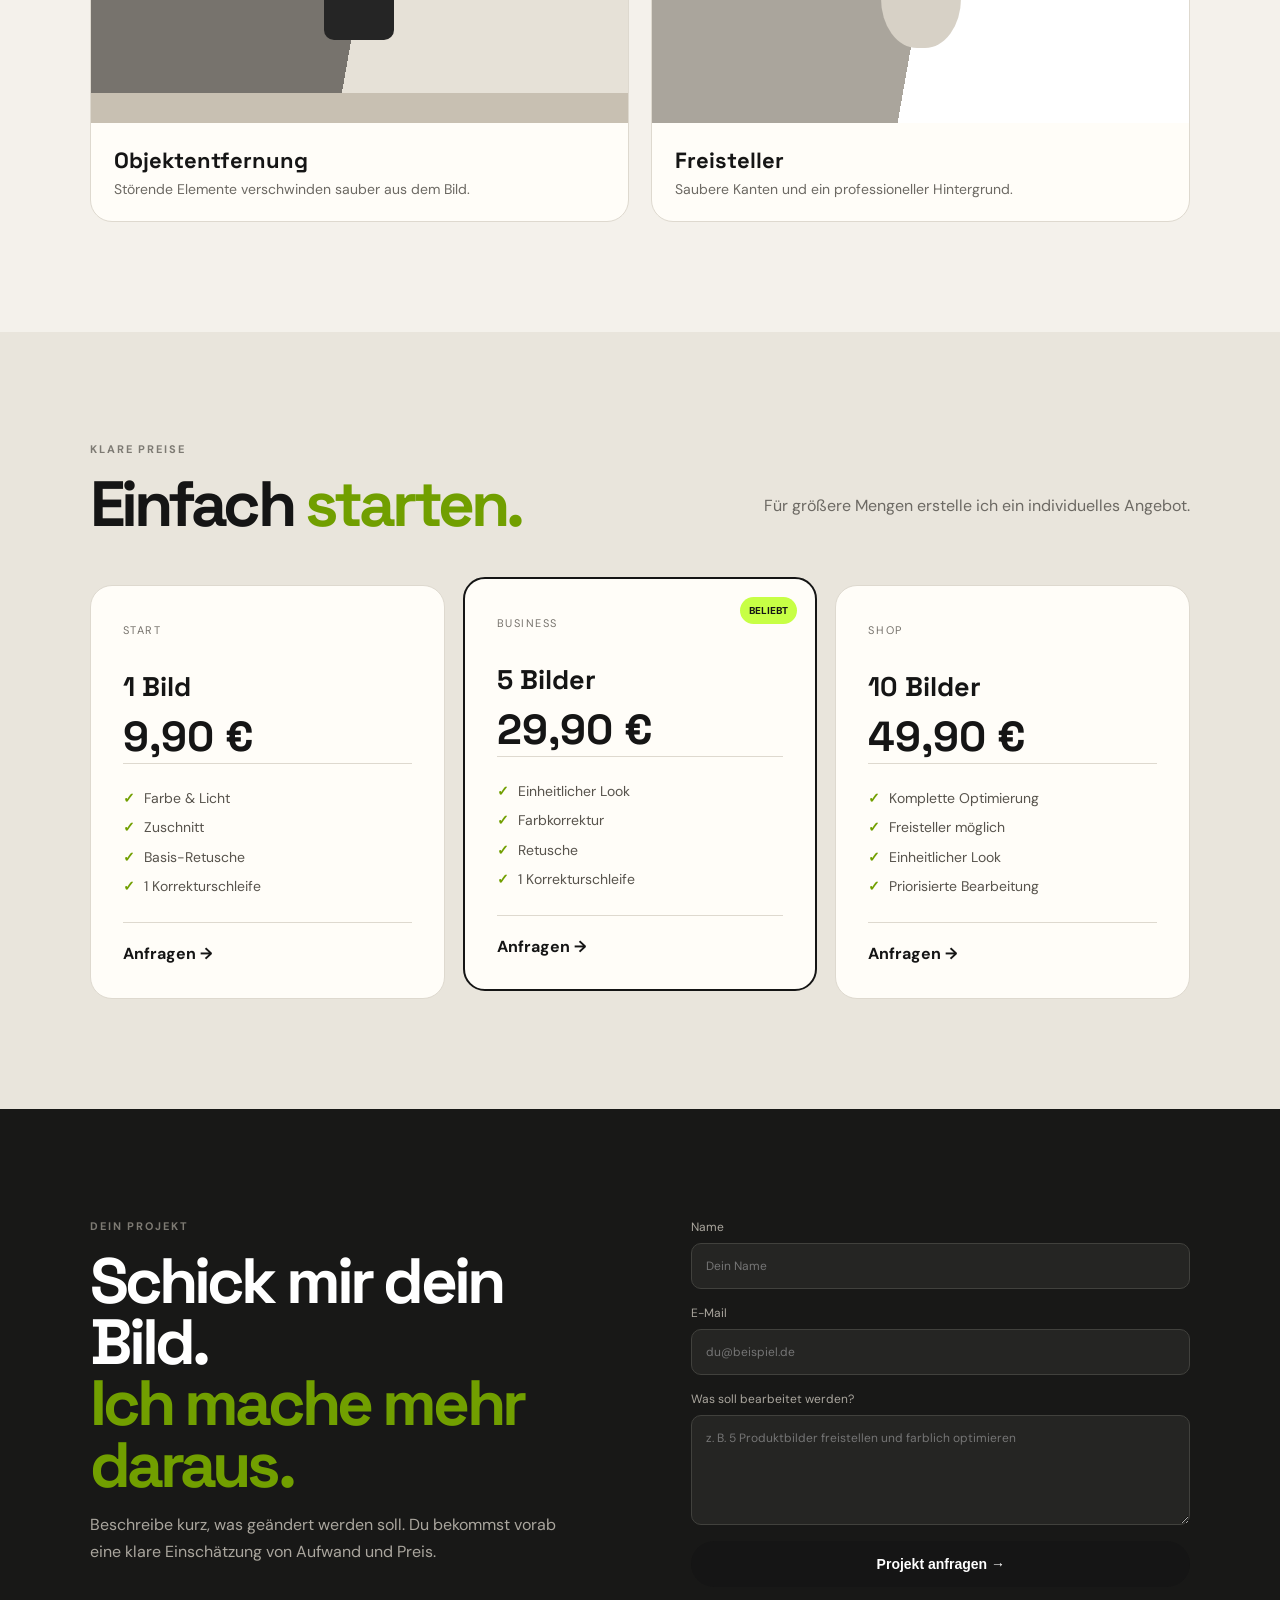
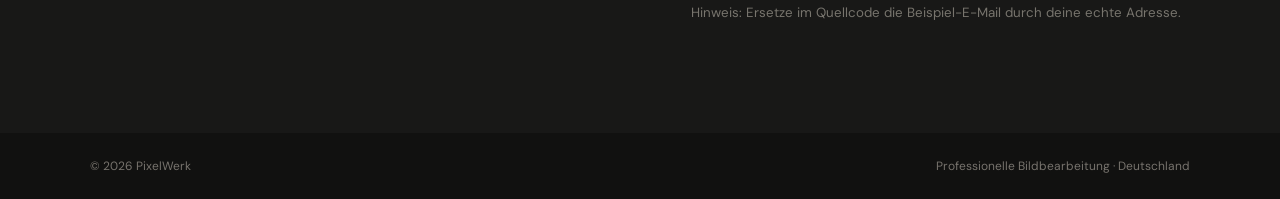
<file: templates/pixelwerk/pixelwerk.html>
<!doctype html>
<html lang="de">
<head>
<meta charset="UTF-8"><meta name="viewport" content="width=device-width, initial-scale=1.0">
<meta name="description" content="Professionelle Bildbearbeitung für Produktfotos, Portraits, Immobilien und Social Media. Schnelle Lieferung, transparente Preise.">
<title>PixelWerk – Professionelle Bildbearbeitung</title>
<style>
@import url('https://fonts.googleapis.com/css2?family=DM+Sans:wght@400;500;600;700&family=Space+Grotesk:wght@500;600;700&display=swap');
:root{--bg:#f4f1eb;--paper:#fffdf8;--ink:#151515;--muted:#6c6963;--dark:#181817;--line:#ded9cf;--accent:#c7ff45}*{box-sizing:border-box}html{scroll-behavior:smooth}body{margin:0;background:var(--bg);color:var(--ink);font-family:'DM Sans',sans-serif}a{color:inherit;text-decoration:none}.nav{height:76px;padding:0 5vw;display:flex;align-items:center;justify-content:space-between;border-bottom:1px solid var(--line);position:sticky;top:0;background:rgba(244,241,235,.92);backdrop-filter:blur(14px);z-index:10}.brand{font-family:'Space Grotesk';font-weight:700;letter-spacing:-.04em}.brand span{color:#6f9f00}.nav nav{display:flex;gap:28px;align-items:center;font-size:14px}.nav nav>a:not(.nav-cta){color:#56534d}.nav-cta{padding:11px 16px;background:var(--ink);color:white;border-radius:999px}.section{padding:110px 7vw}.hero{min-height:calc(100vh - 76px);display:grid;grid-template-columns:1.05fr .95fr;gap:7vw;align-items:center}.eyebrow{font-size:11px;font-weight:700;letter-spacing:.18em;color:#7d7a73;margin-bottom:18px}.hero h1,.section h2{font-family:'Space Grotesk';letter-spacing:-.06em;line-height:.96;margin:0}.hero h1{font-size:clamp(58px,7vw,104px)}em{font-style:normal;color:#719f00}.lead{max-width:650px;color:var(--muted);font-size:19px;line-height:1.65;margin:30px 0}.actions{display:flex;gap:12px;flex-wrap:wrap}.button{display:inline-flex;align-items:center;justify-content:center;gap:18px;border:0;border-radius:999px;padding:15px 21px;font-weight:700;cursor:pointer;font-size:14px}.primary{background:var(--ink);color:white}.ghost{border:1px solid #c9c3b8}.trust{display:flex;gap:18px;flex-wrap:wrap;margin-top:24px;font-size:12px;color:#68645d}.hero-card{background:#20201e;border-radius:28px;padding:14px;box-shadow:0 25px 70px rgba(0,0,0,.12);color:white}.hero-card-top,.hero-card-bottom{display:flex;justify-content:space-between;padding:12px 8px;font-size:11px;letter-spacing:.12em}.hero-card-bottom{letter-spacing:0;font-size:13px}.hero-card-bottom b{color:#bdbab2}.before-after{display:grid;grid-template-columns:1fr 1fr;gap:2px;overflow:hidden;border-radius:18px}.visual{height:430px;position:relative;display:flex;align-items:center;justify-content:center;overflow:hidden}.visual:after{content:'';position:absolute;inset:0;background:linear-gradient(145deg,rgba(255,255,255,.2),transparent 50%)}.before{background:linear-gradient(140deg,#77736d,#aaa59c)}.after{background:linear-gradient(140deg,#faf9f5,#dedbd2)}.visual small{position:absolute;left:13px;top:13px;background:rgba(0,0,0,.62);padding:6px 9px;border-radius:6px;font-size:10px;z-index:2}.mock-product{width:160px;height:250px;border-radius:60px 60px 45px 45px;background:#171717;border:10px solid #292929;box-shadow:0 25px 35px rgba(0,0,0,.28);position:relative}.mock-product:before{content:'';position:absolute;width:110px;height:110px;border-radius:50%;background:#111;border:7px solid #aaa;left:15px;top:58px}.mock-product:after{content:'PIXEL';position:absolute;top:106px;left:47px;color:#eee;font-size:11px;letter-spacing:.12em}.mock-product.polished{box-shadow:0 25px 35px rgba(0,0,0,.18);border-color:#555}.dark{background:var(--dark);color:white}.dark .eyebrow,.dark .section-head>p{color:#9e9b94}.section-head{display:flex;justify-content:space-between;align-items:end;gap:40px;margin-bottom:50px}.section h2{font-size:clamp(42px,5vw,72px)}.section-head>p{max-width:430px;color:var(--muted);line-height:1.6}.service-grid{display:grid;grid-template-columns:repeat(3,1fr);gap:1px;background:#3a3a37;border:1px solid #3a3a37}.service-grid article{background:var(--dark);padding:34px;min-height:230px}.num{font-size:11px;color:#8e8c85}.service-grid h3{font-family:'Space Grotesk';font-size:24px;margin:35px 0 10px}.service-grid p{color:#a7a49d;line-height:1.55}.service-grid b{color:var(--accent);font-size:14px}.portfolio-grid{display:grid;grid-template-columns:repeat(2,1fr);gap:22px}.portfolio-card{background:var(--paper);border:1px solid var(--line);border-radius:22px;overflow:hidden}.wide{grid-column:span 2}.comparison{height:350px;display:grid;grid-template-columns:1fr 1fr}.pane{position:relative;display:flex;align-items:center;justify-content:center;overflow:hidden}.pane>span,.portfolio-card>div>span{position:absolute;left:16px;top:16px;z-index:2;background:rgba(0,0,0,.7);color:white;padding:7px 9px;border-radius:6px;font-size:10px;font-weight:700}.before-pane{background:linear-gradient(145deg,#a7a39b,#77736c)}.after-pane{background:linear-gradient(145deg,#faf9f4,#e5e0d5)}.watch-icon{width:115px;height:180px;border-radius:42px;background:#1d1d1d;border:8px solid #303030;position:relative}.watch-icon:after{content:'';width:76px;height:76px;border-radius:50%;border:5px solid #a9a59d;position:absolute;left:11px;top:46px}.watch-icon.clean{border-color:#5a5a57;box-shadow:0 20px 35px rgba(0,0,0,.2)}.pcopy{padding:23px}.pcopy h3{font-family:'Space Grotesk';font-size:22px;margin:0 0 6px}.pcopy p{margin:0;color:var(--muted);font-size:14px}.portrait,.room,.street,.cutout{height:260px;position:relative;display:flex;align-items:center;justify-content:center;overflow:hidden}.portrait{background:linear-gradient(100deg,#9d9a94 0 50%,#eee9df 50%)}.face{width:110px;height:150px;border-radius:50% 50% 46% 46%;background:#c99576;box-shadow:0 -15px 0 #4a3027}.room{background:linear-gradient(90deg,#77746e 0 50%,#eee9df 50%)}.window{width:150px;height:180px;border:10px solid #403e3a;background:linear-gradient(#9bc4dc,#d8e6eb)}.sofa{position:absolute;width:210px;height:60px;background:#817a6d;bottom:25px;border-radius:14px}.street{background:linear-gradient(100deg,#77736d 0 50%,#e6e1d7 50%)}.street:after{content:'';position:absolute;width:100%;height:30px;background:#c8c0b2;bottom:0}.bin{width:70px;height:95px;background:#252525;border-radius:10px;z-index:1}.cutout{background:linear-gradient(100deg,#aaa59c 0 50%,#fff 50%)}.vase{width:80px;height:110px;background:#d7d1c6;border-radius:30% 30% 45% 45%;position:relative}.vase:before{content:'';position:absolute;width:70px;height:55px;border-radius:50%;background:#6e8055;top:-42px;left:5px}.pricing{background:#e9e5dc}.price-grid{display:grid;grid-template-columns:repeat(3,1fr);gap:18px}.price{background:var(--paper);border:1px solid var(--line);border-radius:22px;padding:32px;position:relative}.price.featured{border:2px solid var(--ink);transform:translateY(-8px)}.badge{position:absolute;right:18px;top:18px;background:var(--accent);font-size:10px;font-weight:800;padding:7px 9px;border-radius:999px}.price span{font-size:11px;letter-spacing:.14em;color:#77736d}.price h3{font-family:'Space Grotesk';font-size:27px;margin:30px 0 6px}.price strong{font-family:'Space Grotesk';font-size:42px}.price ul{list-style:none;padding:20px 0;margin:0;border-top:1px solid var(--line);border-bottom:1px solid var(--line);line-height:2.1;color:#57534c;font-size:14px}.price li:before{content:'✓';margin-right:9px;color:#719f00;font-weight:800}.price a{display:block;margin-top:20px;font-weight:700}.contact{background:var(--dark);color:white}.contact-box{display:grid;grid-template-columns:1fr 1fr;gap:8vw;align-items:start}.contact h2{font-size:clamp(44px,5vw,70px)}.contact p{color:#aaa69e;line-height:1.65;max-width:500px}.contact form{display:grid;gap:16px}.contact label{font-size:12px;color:#aaa69e;display:grid;gap:8px}.contact input,.contact textarea{font:inherit;background:#252523;border:1px solid #41413d;color:white;padding:14px;border-radius:10px;resize:vertical}.contact input:focus,.contact textarea:focus{outline:2px solid var(--accent);border-color:transparent}.contact small{color:#77746d;line-height:1.5}footer{padding:25px 7vw;display:flex;justify-content:space-between;color:#77736d;font-size:12px;background:#111110}@media(max-width:850px){.nav nav>a:not(.nav-cta){display:none}.section{padding:80px 5vw}.hero,.contact-box{grid-template-columns:1fr}.hero-card{margin-top:10px}.service-grid,.price-grid{grid-template-columns:1fr}.portfolio-grid{grid-template-columns:1fr}.wide{grid-column:auto}.section-head{display:block}.section-head>p{margin-top:20px}.price.featured{transform:none}.visual{height:330px}.comparison{height:280px}footer{display:block}footer span{display:block;margin:6px 0}}
</style>
</head>
<body>
<header class="nav"><a class="brand" href="#top">PIXELWERK<span>.</span></a><nav><a href="#leistungen">Leistungen</a><a href="#portfolio">Portfolio</a><a href="#preise">Preise</a><a class="nav-cta" href="#kontakt">Projekt anfragen</a></nav></header>
<main id="top">
<section class="hero section"><div class="hero-copy"><div class="eyebrow">FOTOBEARBEITUNG · RETUSCHE · FREISTELLER</div><h1>Deine Fotos.<br><em>Professioneller.</em></h1><p class="lead">Saubere, natürliche Bildbearbeitung für Shops, Selbstständige, Immobilien und Social Media – schnell, unkompliziert und zu transparenten Preisen.</p><div class="actions"><a class="button primary" href="#kontakt">Kostenlos anfragen <span>→</span></a><a class="button ghost" href="#portfolio">Arbeiten ansehen</a></div><div class="trust"><span>✓ Faire Festpreise</span><span>✓ Schnelle Lieferung</span><span>✓ Korrekturschleife inklusive</span></div></div>
<div class="hero-card"><div class="hero-card-top"><span>BEARBEITUNG</span><strong>24–48h</strong></div><div class="before-after"><div class="visual before"><div class="mock-product watch"></div><small>VORHER</small></div><div class="visual after"><div class="mock-product watch polished"></div><small>NACHHER</small></div></div><div class="hero-card-bottom"><span>Produktfoto</span><b>Farbe · Licht · Retusche</b></div></div></section>
<section id="leistungen" class="section dark"><div class="section-head"><div><div class="eyebrow">WAS ICH ÜBERNEHME</div><h2>Bildbearbeitung, die <em>verkauft.</em></h2></div><p>Du lieferst das Rohbild. Ich kümmere mich um den professionellen letzten Schritt.</p></div><div class="service-grid">
<article><span class="num">01</span><h3>Produktfotos</h3><p>Freistellen, Farben, Kontrast, Schärfe und saubere Retusche für Online-Shops und Anzeigen.</p><b>ab 9,90 €</b></article>
<article><span class="num">02</span><h3>Portrait-Retusche</h3><p>Natürliche Hautretusche, kleine Korrekturen und ein hochwertiger, glaubwürdiger Look.</p><b>ab 14,90 €</b></article>
<article><span class="num">03</span><h3>Immobilienfotos</h3><p>Belichtung, Farben, Perspektive und Bildwirkung für Exposés, Makler und Vermieter.</p><b>ab 12,90 €</b></article>
<article><span class="num">04</span><h3>Freisteller</h3><p>Saubere Kanten und transparente oder weiße Hintergründe – ideal für Produktkataloge.</p><b>ab 5,90 €</b></article>
<article><span class="num">05</span><h3>Objekt entfernen</h3><p>Störende Elemente entfernen und den Hintergrund natürlich rekonstruieren.</p><b>ab 9,90 €</b></article>
<article><span class="num">06</span><h3>Social Media</h3><p>Format, Crop, Farben und Look für Instagram, Facebook, Kleinanzeigen und Werbemittel.</p><b>ab 9,90 €</b></article>
</div></section>
<section id="portfolio" class="section"><div class="section-head"><div><div class="eyebrow">PORTFOLIO</div><h2>Vom Rohbild zum <em>Ergebnis.</em></h2></div><p>Beispielhafte Bearbeitungen zeigen, was aus einem guten Ausgangsbild noch herauszuholen ist.</p></div><div class="portfolio-grid">
<div class="portfolio-card wide"><div class="comparison product-scene"><div class="pane before-pane"><span>VORHER</span><div class="watch-icon"></div></div><div class="pane after-pane"><span>NACHHER</span><div class="watch-icon clean"></div></div></div><div class="pcopy"><h3>Produktfotos</h3><p>Heller, sauberer und verkaufsstärker – ohne künstlichen Look.</p></div></div>
<div class="portfolio-card"><div class="portrait"><div class="face"></div><span>VORHER → NACHHER</span></div><div class="pcopy"><h3>Portrait-Retusche</h3><p>Natürlich statt überbearbeitet.</p></div></div>
<div class="portfolio-card"><div class="room"><div class="window"></div><div class="sofa"></div><span>VORHER → NACHHER</span></div><div class="pcopy"><h3>Immobilien</h3><p>Mehr Licht und eine einladendere Darstellung.</p></div></div>
<div class="portfolio-card"><div class="street"><div class="bin"></div><span>VORHER → NACHHER</span></div><div class="pcopy"><h3>Objektentfernung</h3><p>Störende Elemente verschwinden sauber aus dem Bild.</p></div></div>
<div class="portfolio-card"><div class="cutout"><div class="vase"></div><span>VORHER → NACHHER</span></div><div class="pcopy"><h3>Freisteller</h3><p>Saubere Kanten und ein professioneller Hintergrund.</p></div></div>
</div></section>
<section id="preise" class="section pricing"><div class="section-head"><div><div class="eyebrow">KLARE PREISE</div><h2>Einfach <em>starten.</em></h2></div><p>Für größere Mengen erstelle ich ein individuelles Angebot.</p></div><div class="price-grid">
<article class="price"><span>START</span><h3>1 Bild</h3><strong>9,90 €</strong><ul><li>Farbe & Licht</li><li>Zuschnitt</li><li>Basis-Retusche</li><li>1 Korrekturschleife</li></ul><a href="#kontakt">Anfragen →</a></article>
<article class="price featured"><div class="badge">BELIEBT</div><span>BUSINESS</span><h3>5 Bilder</h3><strong>29,90 €</strong><ul><li>Einheitlicher Look</li><li>Farbkorrektur</li><li>Retusche</li><li>1 Korrekturschleife</li></ul><a href="#kontakt">Anfragen →</a></article>
<article class="price"><span>SHOP</span><h3>10 Bilder</h3><strong>49,90 €</strong><ul><li>Komplette Optimierung</li><li>Freisteller möglich</li><li>Einheitlicher Look</li><li>Priorisierte Bearbeitung</li></ul><a href="#kontakt">Anfragen →</a></article>
</div></section>
<section id="kontakt" class="section contact"><div class="contact-box"><div><div class="eyebrow">DEIN PROJEKT</div><h2>Schick mir dein Bild.<br><em>Ich mache mehr daraus.</em></h2><p>Beschreibe kurz, was geändert werden soll. Du bekommst vorab eine klare Einschätzung von Aufwand und Preis.</p></div><form action="mailto:DEINE-EMAIL@BEISPIEL.DE" method="post" enctype="text/plain"><label>Name<input name="name" placeholder="Dein Name" required></label><label>E-Mail<input type="email" name="email" placeholder="du@beispiel.de" required></label><label>Was soll bearbeitet werden?<textarea name="message" rows="5" placeholder="z. B. 5 Produktbilder freistellen und farblich optimieren"></textarea></label><button class="button primary" type="submit">Projekt anfragen →</button><small>Hinweis: Ersetze im Quellcode die Beispiel-E-Mail durch deine echte Adresse.</small></form></div></section>
</main>
<footer><span>© 2026 PixelWerk</span><span>Professionelle Bildbearbeitung · Deutschland</span></footer>
</body></html>
</file>
<file: style.css>
@import url('https://fonts.googleapis.com/css2?family=DM+Mono:wght@400;500&family=Space+Grotesk:wght@400;500;600;700&display=swap');
:root{--green:#b8ff22;--green2:#6cff00;--dark:#090b08;--ink:#0a0b09;--muted:#555a50;--line:rgba(10,11,9,.14);--white:#f8f8f3;--glass:rgba(255,255,255,.16);--glass-border:rgba(255,255,255,.42)}
*{box-sizing:border-box;margin:0;padding:0}html{scroll-behavior:smooth}body{font-family:"Space Grotesk",system-ui,sans-serif;color:var(--ink);background:linear-gradient(125deg,#fff 0%,#fbfff7 24%,#d9ffc0 55%,#79ff12 100%);background-attachment:fixed;overflow-x:hidden}::selection{background:var(--ink);color:var(--green)}a{color:inherit;text-decoration:none}button{font:inherit;color:inherit}
body:before{content:"";position:fixed;inset:0;pointer-events:none;z-index:50;opacity:.025;background-image:url("data:image/svg+xml,%3Csvg xmlns='http://www.w3.org/2000/svg' width='140' height='140'%3E%3Cfilter id='n'%3E%3CfeTurbulence baseFrequency='.8' numOctaves='3'/%3E%3C/filter%3E%3Crect width='100%25' height='100%25' filter='url(%23n)'/%3E%3C/svg%3E")}
.site-header{height:76px;position:absolute;top:0;left:0;right:0;z-index:30;display:flex;align-items:center;justify-content:space-between;padding:0 7vw;border-bottom:1px solid rgba(255,255,255,.35);background:rgba(255,255,255,.10);backdrop-filter:blur(22px) saturate(125%);-webkit-backdrop-filter:blur(22px) saturate(125%)}.logo{display:flex;align-items:center;gap:9px;font-weight:700;font-size:20px;letter-spacing:-.07em}.logo>span:last-child>span{color:#65e900}.logo-symbol{display:grid;place-items:center;width:29px;height:29px;border:2px solid var(--ink);font:700 9px "DM Mono",monospace;letter-spacing:-.1em}.desktop-nav{display:flex;gap:38px;align-items:center;font-size:12px}.desktop-nav a{padding:29px 0;color:#272a25;position:relative}.desktop-nav a.active:after{content:"";position:absolute;left:0;right:0;bottom:18px;height:2px;background:#111}.header-actions{display:flex;align-items:center;gap:15px}.icon-button,.cart-button{background:none;border:0;font-size:24px;line-height:1;position:relative;cursor:pointer}.cart-button b{position:absolute;right:-7px;top:-5px;width:13px;height:13px;border-radius:50%;background:#111;color:var(--green);font:700 8px/13px "DM Mono",monospace}.login-button{border:0;background:#080a08;color:#fff;padding:12px 15px;border-radius:10px;font-size:11px}.login-button span{color:var(--green);margin-left:8px}.menu-button{display:none;background:none;border:0}.menu-button i{display:block;width:25px;height:2px;background:#111;margin:5px}
.mobile-menu{display:none}
.hero{min-height:620px;padding:135px 7vw 35px;position:relative;overflow:hidden;background:transparent}.hero:after{content:"";position:absolute;right:-12%;top:-35%;width:650px;height:650px;border-radius:50%;background:radial-gradient(circle,rgba(255,255,255,.38),transparent 68%);pointer-events:none}.hero-content{position:relative;z-index:5;max-width:520px}.eyebrow{display:flex;align-items:center;gap:9px;font:10px "DM Mono",monospace;letter-spacing:.08em;margin-bottom:22px}.eyebrow span{width:70px;height:1px;background:#111}.hero h1{font-size:clamp(65px,7.2vw,112px);line-height:.84;letter-spacing:-.095em;font-weight:700}.hero h1 em{font-family:Georgia,serif;color:#52dc00;font-weight:400}.hero-content>p{max-width:480px;margin:22px 0;color:#343a31;font-size:15px;line-height:1.5}.hero-actions{display:flex;gap:13px}.button{display:inline-flex;align-items:center;gap:28px;padding:14px 17px;border-radius:10px;font-size:11px;font-weight:600}.button.dark{background:#070907;color:#fff}.button.dark span{color:var(--green)}.button.ghost{background:rgba(255,255,255,.35);border:1px solid rgba(10,11,9,.12)}.button.ghost i{width:7px;height:7px;border-radius:50%;background:#5fe400}
.hero-art{position:absolute;width:570px;height:470px;right:13%;top:105px;z-index:3}.art-orbit{position:absolute;border:1px solid rgba(20,50,10,.25);border-radius:50%;transform:rotate(-20deg)}.orbit-a{inset:40px 0 40px 0}.orbit-b{inset:0 90px 70px -40px;transform:rotate(55deg)}.shape{position:absolute;background:linear-gradient(135deg,#efffe4 0%,#8cff10 38%,#050705 70%,#b7ff37 100%);box-shadow:15px 20px 35px rgba(0,0,0,.16);border:1px solid rgba(255,255,255,.45)}.shape-a{width:185px;height:95px;left:175px;top:80px;transform:skew(-25deg) rotate(-24deg);clip-path:polygon(0 20%,75% 0,100% 60%,35% 100%)}.shape-b{width:120px;height:185px;left:285px;top:105px;transform:skew(-8deg) rotate(32deg);clip-path:polygon(25% 0,100% 35%,72% 100%,0 68%)}.shape-c{width:175px;height:105px;left:120px;top:215px;transform:rotate(25deg);clip-path:polygon(0 25%,75% 0,100% 70%,30% 100%)}.shape-d{width:110px;height:110px;left:325px;top:260px;transform:rotate(-38deg);clip-path:polygon(50% 0,100% 30%,80% 100%,20% 75%,0 25%)}.art-ball{position:absolute;border-radius:50%;background:radial-gradient(circle at 30% 25%,#fff,#555 55%,#050505 100%);box-shadow:0 10px 15px rgba(0,0,0,.18)}.ball-a{width:25px;height:25px;left:120px;top:180px}.ball-b{width:19px;height:19px;right:110px;bottom:95px}.art-note{position:absolute;display:flex;align-items:center;gap:12px;padding:13px 18px;border:1px solid rgba(255,255,255,.5);border-radius:12px;background:rgba(255,255,255,.22);backdrop-filter:blur(12px);box-shadow:0 15px 30px rgba(25,70,10,.08);font-size:9px}.art-note b{font-size:18px}.art-note span{display:flex;flex-direction:column;color:#526049}.art-note strong{font-size:11px;color:#111;margin-bottom:2px}.note-one{right:0;top:80px}.note-two{left:0;bottom:85px}.hero-scroll{position:absolute;right:3.8%;bottom:80px;z-index:5;font:8px "DM Mono",monospace;writing-mode:vertical-rl;letter-spacing:.12em}.hero-scroll span{display:block;margin-top:12px;font-size:20px}.hero-est{position:absolute;right:3.5%;bottom:30px;z-index:5;display:flex;gap:18px;align-items:center;font:8px "DM Mono",monospace}.hero-est i{height:32px;width:1px;background:#111}.hero-est span{line-height:1.4}
.stats-bar{display:flex;justify-content:center;align-items:center;gap:70px;padding:22px 30px;background:rgba(255,255,255,.12);border:1px solid rgba(255,255,255,.42);backdrop-filter:blur(22px) saturate(125%);-webkit-backdrop-filter:blur(22px) saturate(125%);box-shadow:0 12px 40px rgba(30,70,10,.06)}.stats-bar div{text-align:center;display:flex;flex-direction:column}.stats-bar strong{font-size:28px;letter-spacing:-.06em}.stats-bar span{font:8px "DM Mono",monospace;line-height:1.1}.stats-bar i{width:1px;height:28px;background:#111;opacity:.3}
.templates{max-width:1240px;margin:0 auto;padding:48px 28px 110px;background:transparent}.templates-head{display:flex;justify-content:space-between;align-items:center;margin-bottom:18px}.filters{display:flex;gap:7px;overflow:auto;scrollbar-width:none}.filters::-webkit-scrollbar{display:none}.filter,.sort{border:0;background:transparent;padding:10px 13px;font-size:11px;white-space:nowrap;cursor:pointer}.filter{border-radius:100px}.filter.active{background:#080908;color:#fff}.filter.active b{display:inline-block;width:6px;height:6px;border-radius:50%;background:var(--green);margin-left:7px}.sort{font-size:10px}.sort span{margin-left:8px}.template-grid{display:grid;grid-template-columns:repeat(3,1fr);gap:18px}.product-card{border:1px solid rgba(255,255,255,.48);border-radius:18px;background:rgba(255,255,255,.13);padding:8px;box-shadow:0 18px 50px rgba(20,60,5,.08);backdrop-filter:blur(22px) saturate(130%);-webkit-backdrop-filter:blur(22px) saturate(130%);transition:.3s}.product-card:hover{transform:translateY(-6px);box-shadow:0 22px 40px rgba(0,0,0,.09)}.product-card.hidden{display:none}.product-preview{height:225px;border-radius:13px;position:relative;overflow:hidden;padding:13px;color:#fff}.preview-dark{background:linear-gradient(145deg,#080a08,#1a2414)}.preview-light{background:linear-gradient(145deg,#efffe9,#c9ffb3);color:#111}.preview-black{background:linear-gradient(145deg,#090909,#1a1a1a)}.number{font:9px "DM Mono",monospace}.pill{position:absolute;right:10px;top:10px;border:1px solid rgba(255,255,255,.55);border-radius:100px;padding:5px 9px;font-size:9px}.preview-light .pill{border-color:rgba(0,0,0,.2)}.preview-copy{position:absolute;left:20px;bottom:20px;font-size:25px;line-height:.86;letter-spacing:-.06em;font-weight:600}.preview-orb{position:absolute;right:-10px;bottom:-25px;width:150px;height:150px;border-radius:50%;background:radial-gradient(circle at 30% 25%,#fff,#86ff20 28%,#10130e 63%,#000 70%);box-shadow:-20px 0 35px rgba(124,255,22,.25)}.mini-ui{position:absolute;right:20px;bottom:20px;width:110px;height:80px;background:rgba(255,255,255,.72);border:1px solid rgba(0,0,0,.1);border-radius:10px}.mini-ui:before{content:"";position:absolute;left:12px;top:12px;width:50px;height:5px;background:#111;box-shadow:0 15px #d7ddd3,0 30px #d7ddd3}.headphone{position:absolute;right:25px;bottom:15px;width:120px;height:120px;border:15px solid #444;border-bottom-color:transparent;border-radius:50%;transform:rotate(-12deg);box-shadow:inset 0 0 0 3px #aaa}.product-meta{display:grid;grid-template-columns:1fr auto 36px;align-items:center;padding:11px 7px 4px;gap:10px}.product-meta h3{font-size:18px;letter-spacing:-.05em}.product-meta p{font-size:10px;color:#777}.product-meta>strong{font-size:18px}.product-meta>a{width:34px;height:34px;border-radius:10px;background:#080908;color:#fff;display:grid;place-items:center;font-size:18px}
.section{padding:115px 9vw}.features{background:rgba(255,255,255,.10);backdrop-filter:blur(20px) saturate(120%);-webkit-backdrop-filter:blur(20px) saturate(120%);display:grid;grid-template-columns:1fr 1.5fr;gap:30px 8vw}.section-label{font:9px "DM Mono",monospace;letter-spacing:.12em}.feature-copy h2,.about h2{font-size:clamp(60px,8vw,105px);line-height:.82;letter-spacing:-.09em;margin-top:25px}.feature-copy h2 em,.about h2 em,.cta h2 em{font-family:Georgia,serif;font-weight:400;color:#4fe000}.feature-copy p{max-width:300px;color:#4d554a;font-size:14px;margin-top:20px}.feature-list{display:grid;grid-template-columns:1fr 1fr;gap:0;border-top:1px solid rgba(0,0,0,.12)}.feature-list>div{display:flex;gap:15px;padding:25px 15px 25px 0;border-bottom:1px solid rgba(0,0,0,.12)}.feature-list>div:nth-child(odd){border-right:1px solid rgba(0,0,0,.12);padding-right:20px}.feature-list>div:nth-child(even){padding-left:20px}.feature-list b{width:37px;height:37px;border-radius:10px;background:#080908;color:var(--green);display:grid;place-items:center;font:700 14px "DM Mono",monospace;flex:none}.feature-list span{display:flex;flex-direction:column;font-size:11px;color:#596151}.feature-list strong{font-size:13px;color:#111;margin-bottom:3px}.feature-stats{grid-column:1/-1;display:flex;gap:50px;margin-top:15px;padding:24px;background:rgba(5,10,3,.48);color:#fff;border:1px solid rgba(255,255,255,.22);border-radius:16px;max-width:680px;backdrop-filter:blur(20px);-webkit-backdrop-filter:blur(20px)}.feature-stats div{display:flex;flex-direction:column}.feature-stats strong{font-size:27px;color:#fff}.feature-stats span{font:9px "DM Mono",monospace;color:#aab1a3}
.about{display:grid;grid-template-columns:1fr 1fr;gap:8vw;background:rgba(255,255,255,.10);backdrop-filter:blur(18px);-webkit-backdrop-filter:blur(18px)}.about-copy>p{font-size:20px;line-height:1.35;max-width:480px;margin:50px 0}.about-stats{display:flex;gap:35px;align-items:center}.about-stats strong{font-size:36px;letter-spacing:-.06em}.about-stats small{display:block;font:8px "DM Mono",monospace;color:#777;letter-spacing:.08em}.about-stats i{width:1px;height:40px;background:#111}.quote{margin-top:42px;padding:18px;border:1px solid rgba(255,255,255,.48);border-radius:14px;background:rgba(255,255,255,.14);backdrop-filter:blur(18px);-webkit-backdrop-filter:blur(18px);display:grid;grid-template-columns:38px 1fr;gap:4px 12px;max-width:470px}.avatar{width:38px;height:38px;border-radius:50%;background:#111;color:var(--green);display:grid;place-items:center;font:10px "DM Mono",monospace;grid-row:span 2}.quote b{font-size:10px}.quote div span{display:block;color:#7adf00;letter-spacing:2px;font-size:10px}.quote p{grid-column:1/-1;font-size:12px;color:#555;margin:10px 0 0}
.cta{padding:110px 9vw;background:rgba(255,255,255,.10);backdrop-filter:blur(18px);-webkit-backdrop-filter:blur(18px);text-align:center}.cta-label{font:9px "DM Mono",monospace}.cta h2{font-size:clamp(65px,9vw,130px);line-height:.78;letter-spacing:-.1em;margin:25px 0}.cta p{max-width:360px;margin:0 auto 25px;color:#46503e;font-size:13px}
footer{display:flex;align-items:center;justify-content:space-between;padding:25px 7vw;border-top:1px solid rgba(255,255,255,.38);background:rgba(255,255,255,.10);backdrop-filter:blur(20px);-webkit-backdrop-filter:blur(20px);font:9px "DM Mono",monospace;color:#555}footer .logo{font:700 18px "Space Grotesk",sans-serif;color:#111}
@media(max-width:1000px){.desktop-nav{gap:18px}.hero-art{right:0;transform:scale(.85);transform-origin:right center}.hero-est{right:2%}.template-grid{grid-template-columns:1fr 1fr}.product-card:last-child{grid-column:1/-1;max-width:50%}.features{grid-template-columns:1fr 1fr}.feature-list{grid-column:1/-1}.feature-stats{grid-column:1/-1}.about{gap:50px}}
@media(max-width:720px){
.site-header{height:68px;padding:0 18px;background:rgba(255,255,255,.35);backdrop-filter:blur(15px)}.desktop-nav,.icon-button,.cart-button,.login-button{display:none}.menu-button{display:block}.header-actions{gap:8px}.logo{font-size:19px}
.mobile-menu{position:fixed;inset:0;z-index:100;background:rgba(225,255,208,.68);backdrop-filter:blur(28px) saturate(135%);-webkit-backdrop-filter:blur(28px) saturate(135%);padding:24px 20px;display:flex;flex-direction:column;transform:translateX(100%);transition:transform .45s cubic-bezier(.7,0,.2,1)}.mobile-menu.open{transform:none}.mobile-menu[aria-hidden="true"]{pointer-events:none}.mobile-menu-top{display:flex;justify-content:space-between;font:9px "DM Mono",monospace}.menu-close{border:0;background:none;font-size:31px;line-height:.7}.mobile-menu nav{margin-top:70px;display:flex;flex-direction:column}.mobile-menu nav a{font-size:48px;font-weight:700;letter-spacing:-.07em;border-bottom:1px solid rgba(0,0,0,.13);padding:12px 0;display:flex;justify-content:space-between}.mobile-menu nav small{font:9px "DM Mono",monospace;align-self:center}.mobile-menu-foot{margin-top:auto;display:flex;justify-content:space-between;font:8px "DM Mono",monospace}
.hero{min-height:820px;padding:110px 20px 20px;background:transparent}.hero:after{width:420px;height:420px;right:-180px;top:100px}.hero-content{max-width:100%;z-index:7}.eyebrow{font-size:8px;margin-bottom:18px}.eyebrow span{width:42px}.hero h1{font-size:16.5vw;line-height:.82}.hero-content>p{font-size:13px;max-width:310px;margin:18px 0}.hero-actions{flex-direction:column;align-items:flex-start;gap:8px}.button{padding:14px 16px}.hero-art{width:390px;height:330px;right:-55px;top:420px;transform:scale(.9)}.shape-a{width:130px;height:70px;left:110px;top:45px}.shape-b{width:90px;height:135px;left:190px;top:60px}.shape-c{width:130px;height:75px;left:75px;top:150px}.shape-d{width:80px;height:80px;left:220px;top:180px}.ball-a{left:65px;top:120px}.ball-b{right:60px;bottom:60px}.note-one{right:18px;top:5px;transform:scale(.82);transform-origin:right}.note-two{left:8px;bottom:5px;transform:scale(.78);transform-origin:left}.hero-scroll{right:18px;bottom:40px}.hero-est{display:none}
.stats-bar{gap:20px;padding:17px 12px}.stats-bar strong{font-size:23px}.stats-bar span{font-size:7px}.stats-bar i{height:23px}
.templates{padding:32px 14px 85px}.templates-head{display:block}.filters{padding-bottom:8px}.filter{font-size:10px;padding:9px 12px}.sort{display:none}.template-grid{display:flex;overflow-x:auto;scroll-snap-type:x mandatory;gap:12px;padding:8px 0 15px;scrollbar-width:none}.template-grid::-webkit-scrollbar{display:none}.product-card{min-width:88%;scroll-snap-align:start;border-radius:16px}.product-preview{height:275px}.product-card:last-child{max-width:none}.product-meta h3{font-size:19px}.product-meta p{font-size:10px}
.features{display:block;padding:90px 20px;background:rgba(255,255,255,.10)}.feature-copy h2,.about h2{font-size:19vw;margin-top:18px}.feature-list{margin-top:45px;display:block;border-top:0}.feature-list>div,.feature-list>div:nth-child(odd),.feature-list>div:nth-child(even){padding:18px 0;border-right:0}.feature-stats{margin-top:25px;display:flex;gap:0;justify-content:space-between;padding:18px 15px;border-radius:13px}.feature-stats strong{font-size:22px}.feature-stats span{font-size:7px}
.about{display:block;padding:90px 20px}.about-copy>p{font-size:18px;margin:35px 0}.about-stats{gap:25px}.quote{margin-top:30px}.cta{padding:90px 20px}.cta h2{font-size:18vw}.cta p{font-size:12px}.cta .button{margin:auto}
footer{padding:22px 18px;display:grid;grid-template-columns:1fr 1fr;gap:15px}footer>span:nth-child(2){text-align:right}footer>span:last-child{grid-column:1/-1}
}
@media(max-width:390px){.hero{min-height:780px}.hero h1{font-size:17.2vw}.hero-art{top:405px;right:-85px;transform:scale(.82)}.product-card{min-width:92%}.feature-stats strong{font-size:19px}}

.preview-pixelwerk{background:linear-gradient(145deg,#151515,#30332b);color:#fff}.preview-pixelwerk .preview-copy{font-size:27px}.preview-pixelwerk .preview-copy em{font-family:Georgia,serif;font-weight:400;color:#b8ff22}.preview-photo{position:absolute;right:-18px;bottom:-38px;width:190px;height:230px;border-radius:45% 45% 18% 18%;background:linear-gradient(145deg,#f7f6f0,#8c8b84);transform:rotate(12deg);box-shadow:-18px 20px 35px rgba(0,0,0,.35)}.preview-photo:before{content:'';position:absolute;left:25px;top:55px;width:140px;height:100px;border-radius:50%;background:radial-gradient(circle at 35% 30%,#fff,#b8ff22 28%,#111 72%);filter:blur(.2px)}.preview-photo:after{content:'PIXELWERK';position:absolute;left:52px;top:94px;font:700 9px "DM Mono",monospace;letter-spacing:.12em;color:#fff}.pixelwerk-card{border-color:rgba(185,255,34,.35)}
</file>
<file: templates/pixelwerk/styles.css>
@import url('https://fonts.googleapis.com/css2?family=DM+Sans:wght@400;500;600;700&family=Space+Grotesk:wght@500;600;700&display=swap');
:root{--bg:#f4f1eb;--paper:#fffdf8;--ink:#151515;--muted:#6c6963;--dark:#181817;--line:#ded9cf;--accent:#c7ff45}*{box-sizing:border-box}html{scroll-behavior:smooth}body{margin:0;background:var(--bg);color:var(--ink);font-family:'DM Sans',sans-serif}a{color:inherit;text-decoration:none}.nav{height:76px;padding:0 5vw;display:flex;align-items:center;justify-content:space-between;border-bottom:1px solid var(--line);position:sticky;top:0;background:rgba(244,241,235,.92);backdrop-filter:blur(14px);z-index:10}.brand{font-family:'Space Grotesk';font-weight:700;letter-spacing:-.04em}.brand span{color:#6f9f00}.nav nav{display:flex;gap:28px;align-items:center;font-size:14px}.nav nav>a:not(.nav-cta){color:#56534d}.nav-cta{padding:11px 16px;background:var(--ink);color:white;border-radius:999px}.section{padding:110px 7vw}.hero{min-height:calc(100vh - 76px);display:grid;grid-template-columns:1.05fr .95fr;gap:7vw;align-items:center}.eyebrow{font-size:11px;font-weight:700;letter-spacing:.18em;color:#7d7a73;margin-bottom:18px}.hero h1,.section h2{font-family:'Space Grotesk';letter-spacing:-.06em;line-height:.96;margin:0}.hero h1{font-size:clamp(58px,7vw,104px)}em{font-style:normal;color:#719f00}.lead{max-width:650px;color:var(--muted);font-size:19px;line-height:1.65;margin:30px 0}.actions{display:flex;gap:12px;flex-wrap:wrap}.button{display:inline-flex;align-items:center;justify-content:center;gap:18px;border:0;border-radius:999px;padding:15px 21px;font-weight:700;cursor:pointer;font-size:14px}.primary{background:var(--ink);color:white}.ghost{border:1px solid #c9c3b8}.trust{display:flex;gap:18px;flex-wrap:wrap;margin-top:24px;font-size:12px;color:#68645d}.hero-card{background:#20201e;border-radius:28px;padding:14px;box-shadow:0 25px 70px rgba(0,0,0,.12);color:white}.hero-card-top,.hero-card-bottom{display:flex;justify-content:space-between;padding:12px 8px;font-size:11px;letter-spacing:.12em}.hero-card-bottom{letter-spacing:0;font-size:13px}.hero-card-bottom b{color:#bdbab2}.before-after{display:grid;grid-template-columns:1fr 1fr;gap:2px;overflow:hidden;border-radius:18px}.visual{height:430px;position:relative;display:flex;align-items:center;justify-content:center;overflow:hidden}.visual:after{content:'';position:absolute;inset:0;background:linear-gradient(145deg,rgba(255,255,255,.2),transparent 50%)}.before{background:linear-gradient(140deg,#77736d,#aaa59c)}.after{background:linear-gradient(140deg,#faf9f5,#dedbd2)}.visual small{position:absolute;left:13px;top:13px;background:rgba(0,0,0,.62);padding:6px 9px;border-radius:6px;font-size:10px;z-index:2}.mock-product{width:160px;height:250px;border-radius:60px 60px 45px 45px;background:#171717;border:10px solid #292929;box-shadow:0 25px 35px rgba(0,0,0,.28);position:relative}.mock-product:before{content:'';position:absolute;width:110px;height:110px;border-radius:50%;background:#111;border:7px solid #aaa;left:15px;top:58px}.mock-product:after{content:'PIXEL';position:absolute;top:106px;left:47px;color:#eee;font-size:11px;letter-spacing:.12em}.mock-product.polished{box-shadow:0 25px 35px rgba(0,0,0,.18);border-color:#555}.dark{background:var(--dark);color:white}.dark .eyebrow,.dark .section-head>p{color:#9e9b94}.section-head{display:flex;justify-content:space-between;align-items:end;gap:40px;margin-bottom:50px}.section h2{font-size:clamp(42px,5vw,72px)}.section-head>p{max-width:430px;color:var(--muted);line-height:1.6}.service-grid{display:grid;grid-template-columns:repeat(3,1fr);gap:1px;background:#3a3a37;border:1px solid #3a3a37}.service-grid article{background:var(--dark);padding:34px;min-height:230px}.num{font-size:11px;color:#8e8c85}.service-grid h3{font-family:'Space Grotesk';font-size:24px;margin:35px 0 10px}.service-grid p{color:#a7a49d;line-height:1.55}.service-grid b{color:var(--accent);font-size:14px}.portfolio-grid{display:grid;grid-template-columns:repeat(2,1fr);gap:22px}.portfolio-card{background:var(--paper);border:1px solid var(--line);border-radius:22px;overflow:hidden}.wide{grid-column:span 2}.comparison{height:350px;display:grid;grid-template-columns:1fr 1fr}.pane{position:relative;display:flex;align-items:center;justify-content:center;overflow:hidden}.pane>span,.portfolio-card>div>span{position:absolute;left:16px;top:16px;z-index:2;background:rgba(0,0,0,.7);color:white;padding:7px 9px;border-radius:6px;font-size:10px;font-weight:700}.before-pane{background:linear-gradient(145deg,#a7a39b,#77736c)}.after-pane{background:linear-gradient(145deg,#faf9f4,#e5e0d5)}.watch-icon{width:115px;height:180px;border-radius:42px;background:#1d1d1d;border:8px solid #303030;position:relative}.watch-icon:after{content:'';width:76px;height:76px;border-radius:50%;border:5px solid #a9a59d;position:absolute;left:11px;top:46px}.watch-icon.clean{border-color:#5a5a57;box-shadow:0 20px 35px rgba(0,0,0,.2)}.pcopy{padding:23px}.pcopy h3{font-family:'Space Grotesk';font-size:22px;margin:0 0 6px}.pcopy p{margin:0;color:var(--muted);font-size:14px}.portrait,.room,.street,.cutout{height:260px;position:relative;display:flex;align-items:center;justify-content:center;overflow:hidden}.portrait{background:linear-gradient(100deg,#9d9a94 0 50%,#eee9df 50%)}.face{width:110px;height:150px;border-radius:50% 50% 46% 46%;background:#c99576;box-shadow:0 -15px 0 #4a3027}.room{background:linear-gradient(90deg,#77746e 0 50%,#eee9df 50%)}.window{width:150px;height:180px;border:10px solid #403e3a;background:linear-gradient(#9bc4dc,#d8e6eb)}.sofa{position:absolute;width:210px;height:60px;background:#817a6d;bottom:25px;border-radius:14px}.street{background:linear-gradient(100deg,#77736d 0 50%,#e6e1d7 50%)}.street:after{content:'';position:absolute;width:100%;height:30px;background:#c8c0b2;bottom:0}.bin{width:70px;height:95px;background:#252525;border-radius:10px;z-index:1}.cutout{background:linear-gradient(100deg,#aaa59c 0 50%,#fff 50%)}.vase{width:80px;height:110px;background:#d7d1c6;border-radius:30% 30% 45% 45%;position:relative}.vase:before{content:'';position:absolute;width:70px;height:55px;border-radius:50%;background:#6e8055;top:-42px;left:5px}.pricing{background:#e9e5dc}.price-grid{display:grid;grid-template-columns:repeat(3,1fr);gap:18px}.price{background:var(--paper);border:1px solid var(--line);border-radius:22px;padding:32px;position:relative}.price.featured{border:2px solid var(--ink);transform:translateY(-8px)}.badge{position:absolute;right:18px;top:18px;background:var(--accent);font-size:10px;font-weight:800;padding:7px 9px;border-radius:999px}.price span{font-size:11px;letter-spacing:.14em;color:#77736d}.price h3{font-family:'Space Grotesk';font-size:27px;margin:30px 0 6px}.price strong{font-family:'Space Grotesk';font-size:42px}.price ul{list-style:none;padding:20px 0;margin:0;border-top:1px solid var(--line);border-bottom:1px solid var(--line);line-height:2.1;color:#57534c;font-size:14px}.price li:before{content:'✓';margin-right:9px;color:#719f00;font-weight:800}.price a{display:block;margin-top:20px;font-weight:700}.contact{background:var(--dark);color:white}.contact-box{display:grid;grid-template-columns:1fr 1fr;gap:8vw;align-items:start}.contact h2{font-size:clamp(44px,5vw,70px)}.contact p{color:#aaa69e;line-height:1.65;max-width:500px}.contact form{display:grid;gap:16px}.contact label{font-size:12px;color:#aaa69e;display:grid;gap:8px}.contact input,.contact textarea{font:inherit;background:#252523;border:1px solid #41413d;color:white;padding:14px;border-radius:10px;resize:vertical}.contact input:focus,.contact textarea:focus{outline:2px solid var(--accent);border-color:transparent}.contact small{color:#77746d;line-height:1.5}footer{padding:25px 7vw;display:flex;justify-content:space-between;color:#77736d;font-size:12px;background:#111110}@media(max-width:850px){.nav nav>a:not(.nav-cta){display:none}.section{padding:80px 5vw}.hero,.contact-box{grid-template-columns:1fr}.hero-card{margin-top:10px}.service-grid,.price-grid{grid-template-columns:1fr}.portfolio-grid{grid-template-columns:1fr}.wide{grid-column:auto}.section-head{display:block}.section-head>p{margin-top:20px}.price.featured{transform:none}.visual{height:330px}.comparison{height:280px}footer{display:block}footer span{display:block;margin:6px 0}}
</file>
